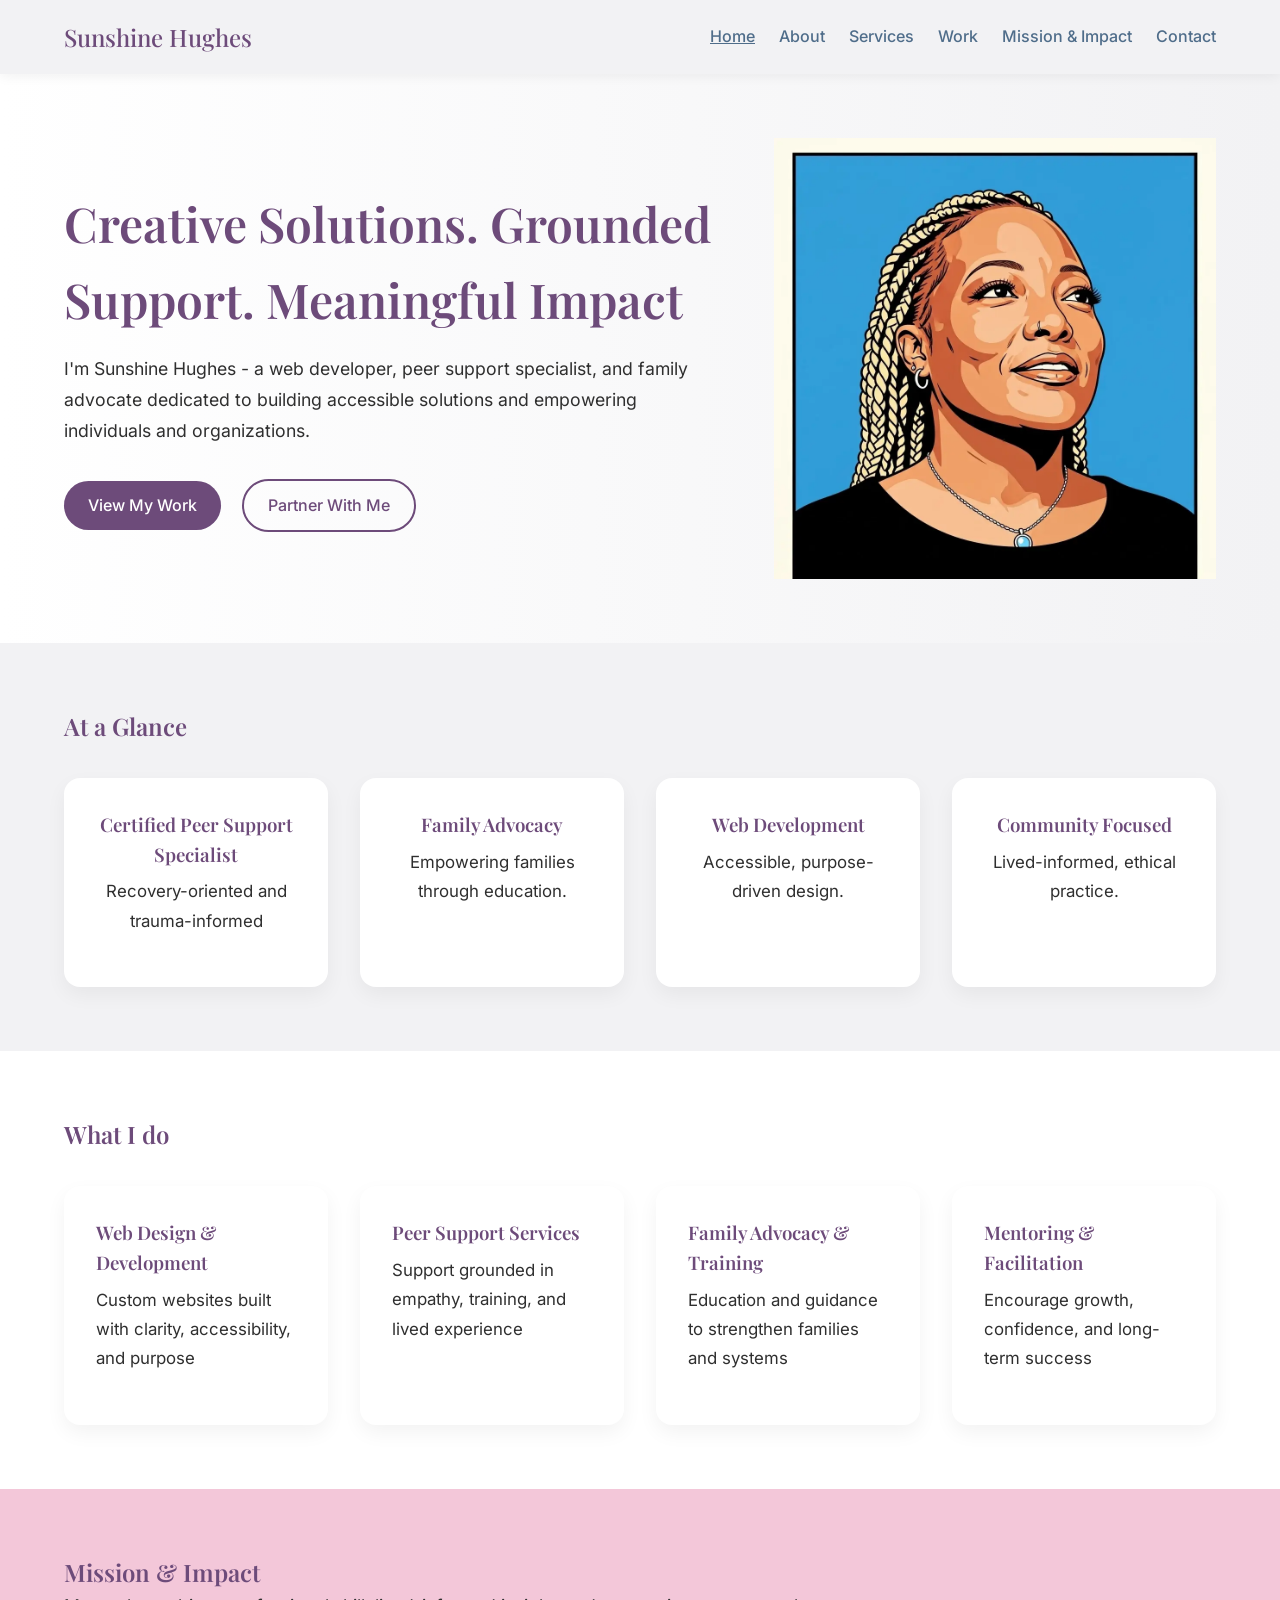
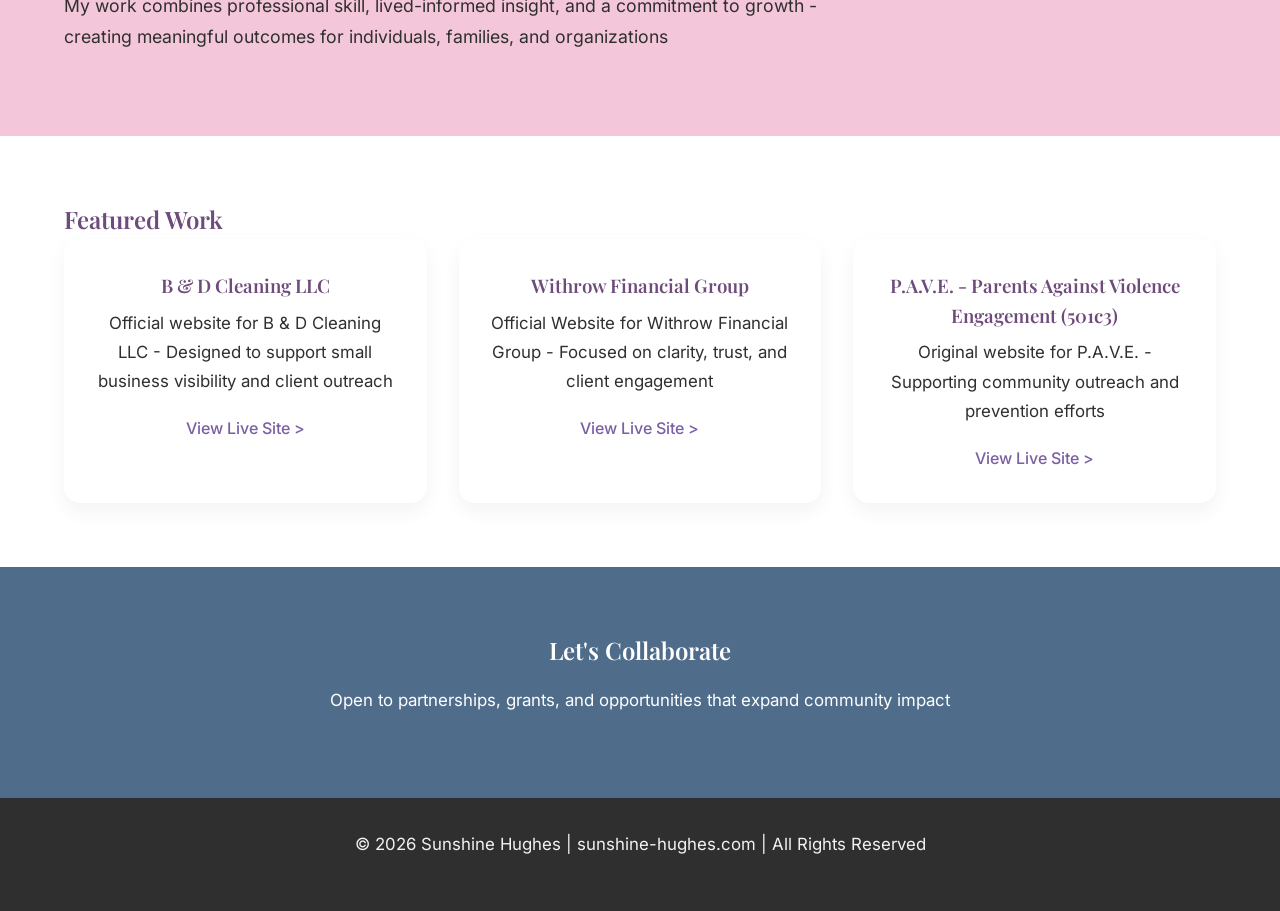
<file: index.html>
<!DOCTYPE html>
<html lang="en">

<head>
	<meta charset="UTF-8">
	<title>Home | Sunshine Hughes</title>
	<meta name="viewport" content="width=device-width, initial-scale=1.0">
	<meta name="description" content="Sunshine Hughes — web developer, certified peer support specialist, and family advocate. Accessible websites and grounded support for individuals, families, and organizations.">
	<meta name="author" content="Sunshine Hughes">
	<meta name="keywords" content="Sunshine, Hughes, business, portfolio">
	<link rel="icon" href="/icons/favicon.ico">
	<link rel="apple-touch-icon" sizes="180x180" href="/icons/apple-touch-icon.png">
	<link rel="manifest" href="/site.webmanifest">
	<link rel="canonical" href="https://sunshine-hughes.com/">
	<meta property="og:type" content="website">
	<meta property="og:site_name" content="Sunshine Hughes">
	<meta property="og:title" content="Home | Sunshine Hughes">
	<meta property="og:description" content="Sunshine Hughes — web developer, certified peer support specialist, and family advocate. Accessible websites and grounded support for individuals, families, and organizations.">
	<meta property="og:url" content="https://sunshine-hughes.com/">
	<meta property="og:image" content="https://sunshine-hughes.com/icons/android-chrome-512x512.png">
	<meta name="twitter:card" content="summary">
	<link rel="stylesheet" href="fonts.css?v=2026-08-07">
	<link rel="stylesheet" href="style.css?v=2026-08-07">
</head>

<body>

	<a class="skip-link" href="#main">Skip to main content</a>
	<header class="main-nav">
		<div class="container nav">
			<a class="site-title" href="index.html">Sunshine Hughes</a>
			<nav aria-label="Main">
				<ul>
					<li><a href="index.html" class="active">Home</a></li>
					<li><a href="about.html">About</a></li>
					<li><a href="services.html">Services</a></li>
					<li><a href="work.html">Work</a></li>
					<li><a href="mission.html">Mission &amp; Impact</a></li>
					<li><a href="contact.html">Contact</a></li>
				</ul>
			</nav>
		</div>
	</header>

	<main id="main">

	<section class="hero">
		<div class="container hero-content">
			<div>
				<h1>Creative Solutions. Grounded Support. Meaningful Impact</h1>
				<p>I'm Sunshine Hughes - a web developer, peer support specialist, and family advocate dedicated to
					building accessible solutions and empowering individuals and organizations.</p>
				<div class="hero-buttons">
					<a href="work.html" class="btn-primary">View My Work</a>
					<a href="contact.html" class="btn-secondary">Partner With Me</a>
				</div>
			</div>
			<div>
				<picture>
				<source srcset="images/sketchedheadshot.webp" type="image/webp">
				<img src="images/sketchedheadshot.png" alt="Sunshine Hughes">
				</picture>
			</div>
		</div>
	</section>


	<section class="credibility">
		<div class="container">
			<h2>At a Glance</h2>
			<div class="card-grid">
				<div class="card">
					<h3>Certified Peer Support Specialist</h3>
					<p>Recovery-oriented and trauma-informed</p>
				</div>
				<div class="card">
					<h3>Family Advocacy</h3>
					<p>Empowering families through education.</p>
				</div>
				<div class="card">
					<h3>Web Development</h3>
					<p>Accessible, purpose-driven design.</p>
				</div>
				<div class="card">
					<h3>Community Focused</h3>
					<p>Lived-informed, ethical practice.</p>
				</div>
			</div>
		</div>
	</section>

	<section class="services">
		<div class="container">
			<h2>What I do</h2>
			<div class="card-grid">
				<div class="card">
					<h3>Web Design &amp; Development</h3>
					<p>Custom websites built with clarity, accessibility, and purpose</p>
				</div>
				<div class="card">
					<h3>Peer Support Services</h3>
					<p>Support grounded in empathy, training, and lived experience</p>
				</div>
				<div class="card">
					<h3>Family Advocacy &amp; Training</h3>
					<p>Education and guidance to strengthen families and systems</p>
				</div>
				<div class="card">
					<h3>Mentoring &amp; Facilitation</h3>
					<p>Encourage growth, confidence, and long-term success</p>
				</div>
			</div>
		</div>
	</section>

	<section class="mission-preview">
		<div class="container">
			<h2>Mission &amp; Impact</h2>
			<p>My work combines professional skill, lived-informed insight, and a commitment to growth - creating
				meaningful outcomes for individuals, families, and organizations</p>
		</div>
	</section>

	<section>
		<div class="container">
			<h2>Featured Work</h2>
			<div class="portfolio-grid">
				<div class="card">
					<h3>B &amp; D Cleaning LLC</h3>
					<p>Official website for B &amp; D Cleaning LLC - Designed to support small business visibility and
						client outreach</p>
					<a href="https://bdcleaningllc502.com" target="_blank" rel="noopener noreferrer">View Live Site &gt;</a>
				</div>
				<div class="card">
					<h3>Withrow Financial Group</h3>
					<p>Official Website for Withrow Financial Group - Focused on clarity, trust, and client engagement
					</p>
					<a href="https://withrowfinancialgroup.info" target="_blank" rel="noopener noreferrer">View Live Site &gt;</a>
				</div>
				<div class="card">
					<h3>P.A.V.E. - Parents Against Violence Engagement (501c3)</h3>
					<p>Original website for P.A.V.E. - Supporting community outreach and prevention efforts</p>
					<a href="https://pave502.netlify.app" target="_blank" rel="noopener noreferrer">View Live Site &gt;</a>
				</div>
			</div>
		</div>
	</section>

	<section class="collaboration">
		<div class="container">
			<h2>Let's Collaborate</h2>
			<p>Open to partnerships, grants, and opportunities that expand community impact</p>
		</div>
	</section>

	</main>

	<footer>
		<p>&copy; 2026 Sunshine Hughes | sunshine-hughes.com | All Rights Reserved</p>
	</footer>

<!-- Cloudflare Web Analytics --><script type='module' src='https://static.cloudflareinsights.com/beacon.min.js' data-cf-beacon='{"token": "c4fe48504b8a44fd85e628ca868a82c8"}'></script><!-- End Cloudflare Web Analytics -->
</body>

</html>
</file>
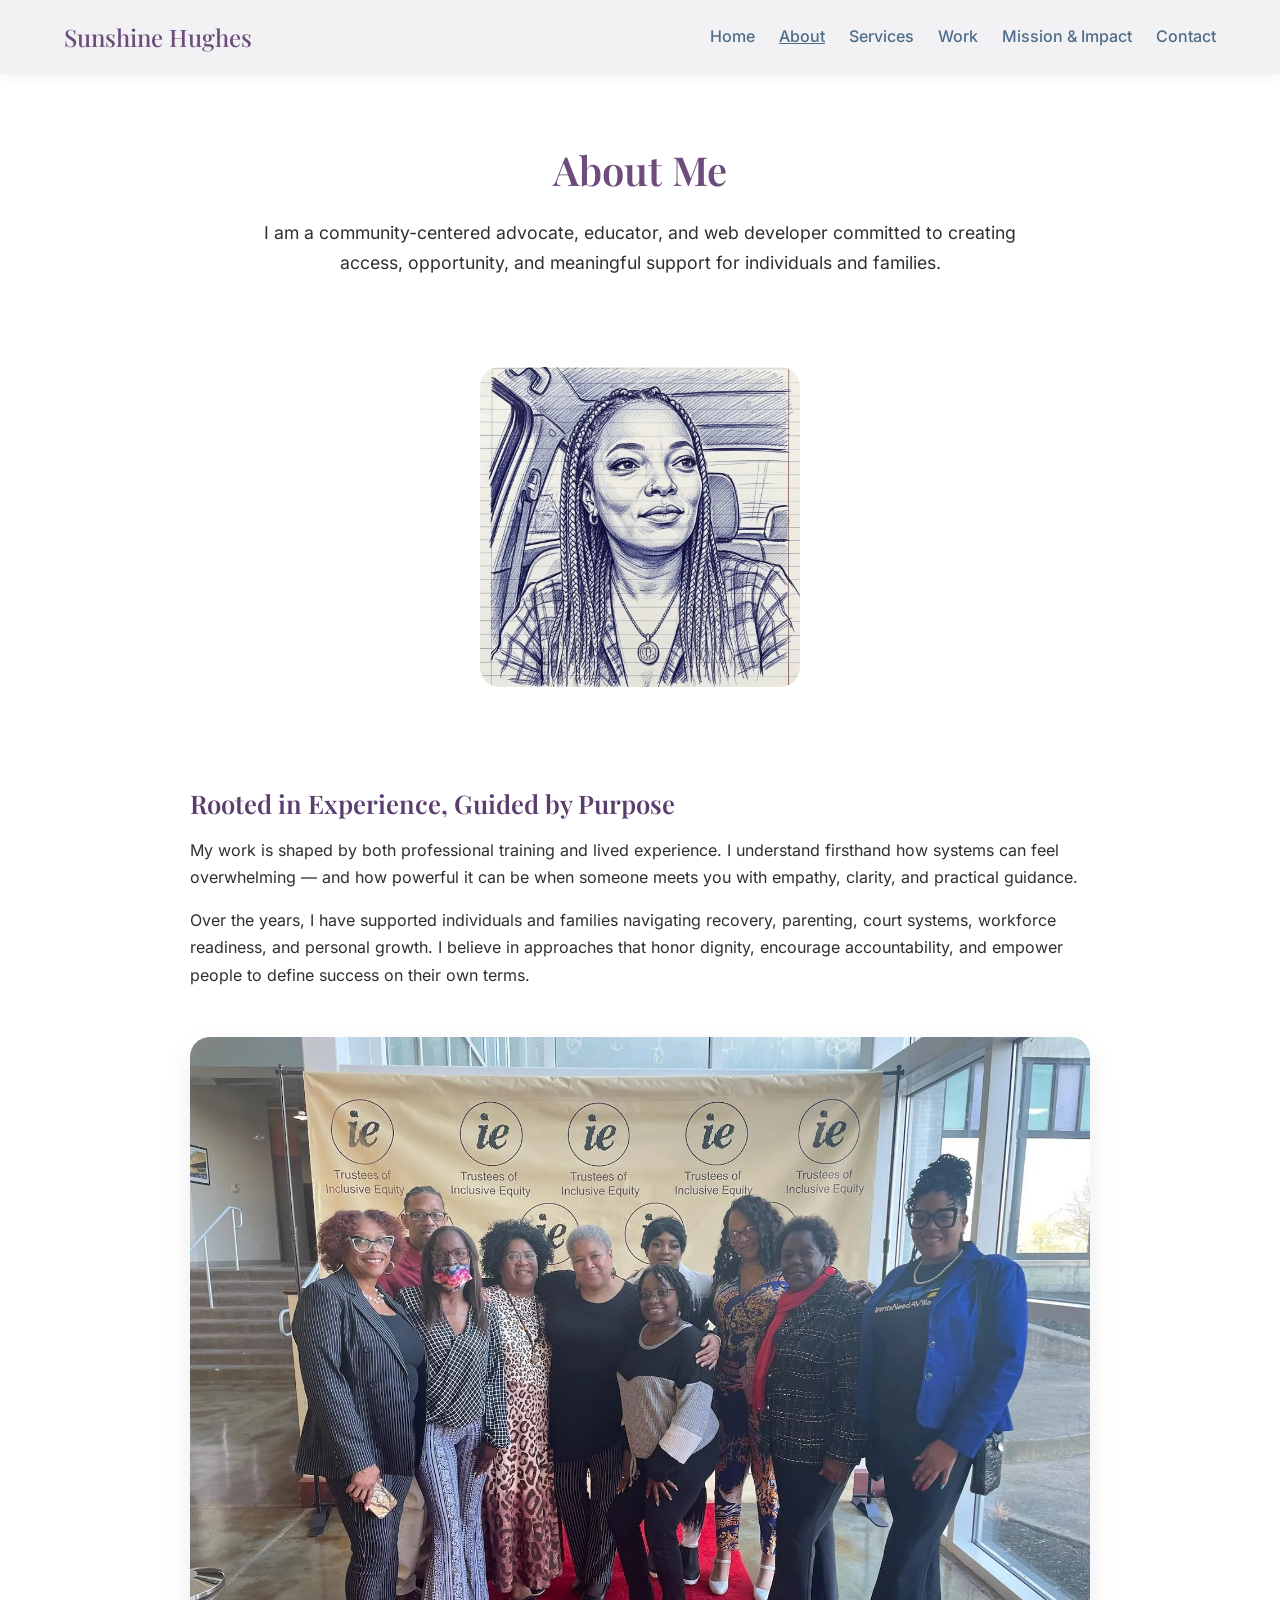
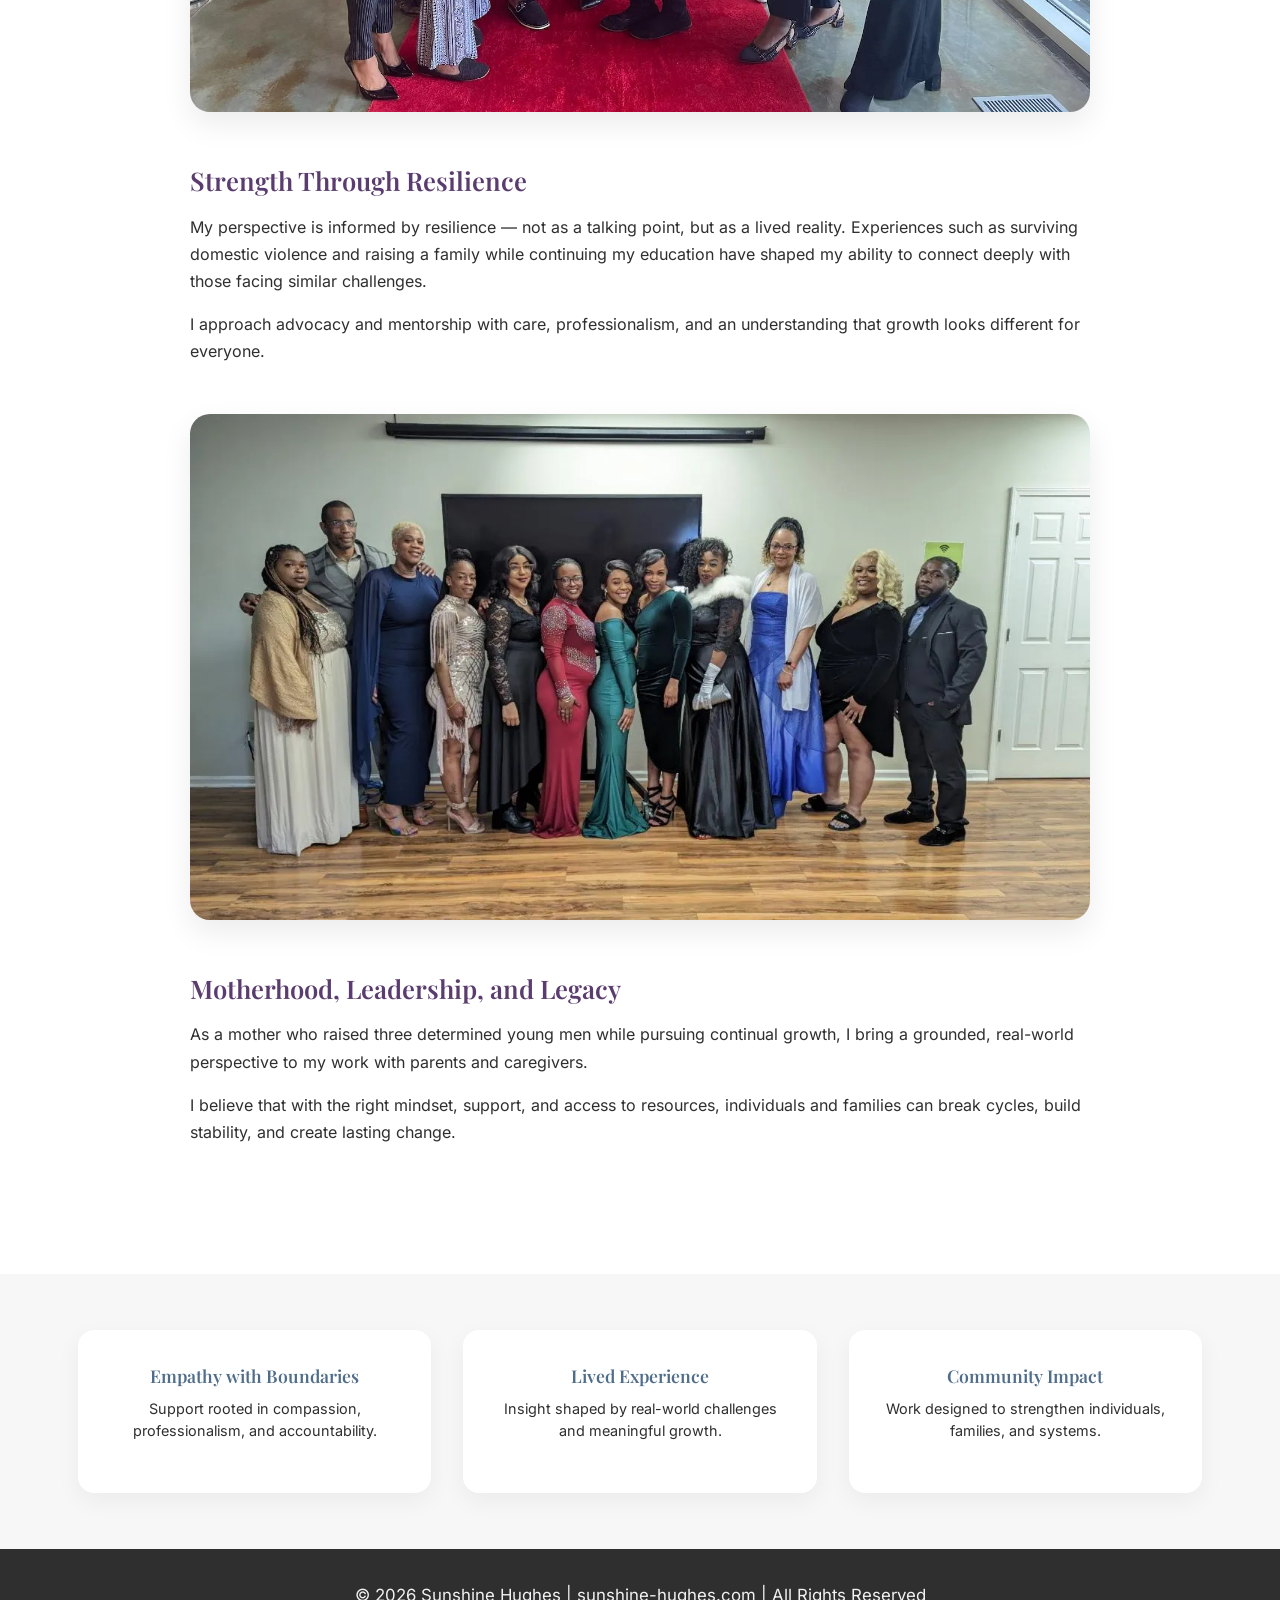
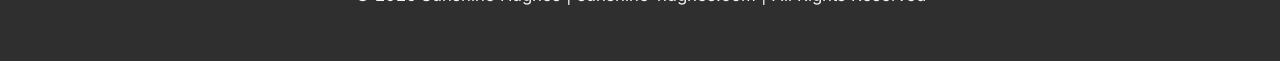
<file: about.html>
<!DOCTYPE html>
<html lang="en">

<head>
	<meta charset="UTF-8">
	<meta name="viewport" content="width=device-width, initial-scale=1.0">
	<title>About | Sunshine Hughes</title>
	<meta name="description" content="The experience behind the work: Sunshine Hughes on advocacy, peer support, and web development shaped by professional training and lived experience.">
	<meta name="author" content="Sunshine Hughes">
	<meta name="keywords" content="Sunshine, Hughes, business, about, portfolio">
	<link rel="stylesheet" href="style.css?v=2026-08-07" media="screen">
	<link rel="icon" href="/icons/favicon.ico" sizes="any">
	<link rel="apple-touch-icon" sizes="180x180" href="/icons/apple-touch-icon.png">
	<link rel="icon" type="image/png" sizes="32x32" href="/icons/favicon-32x32.png">
	<link rel="icon" type="image/png" sizes="16x16" href="/icons/favicon-16x16.png">
	<link rel="icon" type="image/png" sizes="192x192" href="/icons/android-chrome-192x192.png">
	<link rel="icon" type="image/png" sizes="512x512" href="/icons/android-chrome-512x512.png">
	<link rel="manifest" href="/site.webmanifest">
	<link rel="canonical" href="https://sunshine-hughes.com/about.html">
	<meta property="og:type" content="website">
	<meta property="og:site_name" content="Sunshine Hughes">
	<meta property="og:title" content="About Sunshine Hughes">
	<meta property="og:description" content="The experience behind the work: Sunshine Hughes on advocacy, peer support, and web development shaped by professional training and lived experience.">
	<meta property="og:url" content="https://sunshine-hughes.com/about.html">
	<meta property="og:image" content="https://sunshine-hughes.com/icons/android-chrome-512x512.png">
	<meta name="twitter:card" content="summary">
	<link rel="stylesheet" href="fonts.css?v=2026-08-07">
</head>

<body class="about-page">

	<a class="skip-link" href="#main">Skip to main content</a>


	<header class="main-nav">
		<div class="container nav">
			<a class="site-title" href="index.html">Sunshine Hughes</a>
			<nav aria-label="Main">
				<ul>
					<li><a href="index.html">Home</a></li>
					<li><a href="about.html" class="active">About</a></li>
					<li><a href="services.html">Services</a></li>
					<li><a href="work.html">Work</a></li>
					<li><a href="mission.html">Mission &amp; Impact</a></li>
					<li><a href="contact.html">Contact</a></li>
				</ul>
			</nav>
		</div>
	</header>

	<main id="main">

	<!-- PAGE INTRO -->
	<section class="page-intro">
		<div class="container">
			<h1>About Me</h1>
			<p>
				I am a community-centered advocate, educator, and web developer committed to
				creating access, opportunity, and meaningful support for individuals and families.
			</p>
		</div>
	</section>

	<div class="about-media portrait">
		<img src="images/SelfieHanddrawn.webp" alt="Sunshine Hughes Selfie Hand-drawn">
	</div>

	<!-- MAIN ABOUT CONTENT -->
	<section class="about-content">
		<div class="container">

			<div class="about-text">
				<h2>Rooted in Experience, Guided by Purpose</h2>
				<p>
					My work is shaped by both professional training and lived experience. I understand
					firsthand how systems can feel overwhelming — and how powerful it can be when someone
					meets you with empathy, clarity, and practical guidance.
				</p>
				<p>
					Over the years, I have supported individuals and families navigating recovery,
					parenting, court systems, workforce readiness, and personal growth. I believe in
					approaches that honor dignity, encourage accountability, and empower people to
					define success on their own terms.
				</p>
			</div>

		<div class="about-media landscape">
			<img src="images/PAVETeam2024.webp" alt="P.A.V.E. Facilitator Team 2024">
		</div>

			<div class="about-text">
				<h2>Strength Through Resilience</h2>
				<p>
					My perspective is informed by resilience — not as a talking point, but as a lived
					reality. Experiences such as surviving domestic violence and raising a family while
					continuing my education have shaped my ability to connect deeply with those facing
					similar challenges.
				</p>
				<p>
					I approach advocacy and mentorship with care, professionalism, and an understanding
					that growth looks different for everyone.
				</p>
			</div>

			<div class="about-media square">
				<img src="images/NDHCIrise2023.webp" alt="New Directions Housing Corporation IRise Ambassadors Group 2023">
			</div>

			<div class="about-text">
				<h2>Motherhood, Leadership, and Legacy</h2>
				<p>
					As a mother who raised three determined young men while pursuing continual growth,
					I bring a grounded, real-world perspective to my work with parents and caregivers.
				</p>
				<p>
					I believe that with the right mindset, support, and access to resources, individuals
					and families can break cycles, build stability, and create lasting change.
				</p>
			</div>

		</div>
	</section>



	<!-- VALUES / APPROACH -->
	<section class="about-values">
		<div class="container">

			<div class="value-card">
				<h3>Empathy with Boundaries</h3>
				<p>Support rooted in compassion, professionalism, and accountability.</p>
			</div>

			<div class="value-card">
				<h3>Lived Experience</h3>
				<p>Insight shaped by real-world challenges and meaningful growth.</p>
			</div>

			<div class="value-card">
				<h3>Community Impact</h3>
				<p>Work designed to strengthen individuals, families, and systems.</p>
			</div>

		</div>
	</section>

	<!-- FOOTER -->
	</main>

	<footer>
		<p>&copy; 2026 Sunshine Hughes | sunshine-hughes.com | All Rights Reserved</p>
	</footer>

<!-- Cloudflare Web Analytics --><script type='module' src='https://static.cloudflareinsights.com/beacon.min.js' data-cf-beacon='{"token": "c4fe48504b8a44fd85e628ca868a82c8"}'></script><!-- End Cloudflare Web Analytics -->
</body>

</html>
</file>
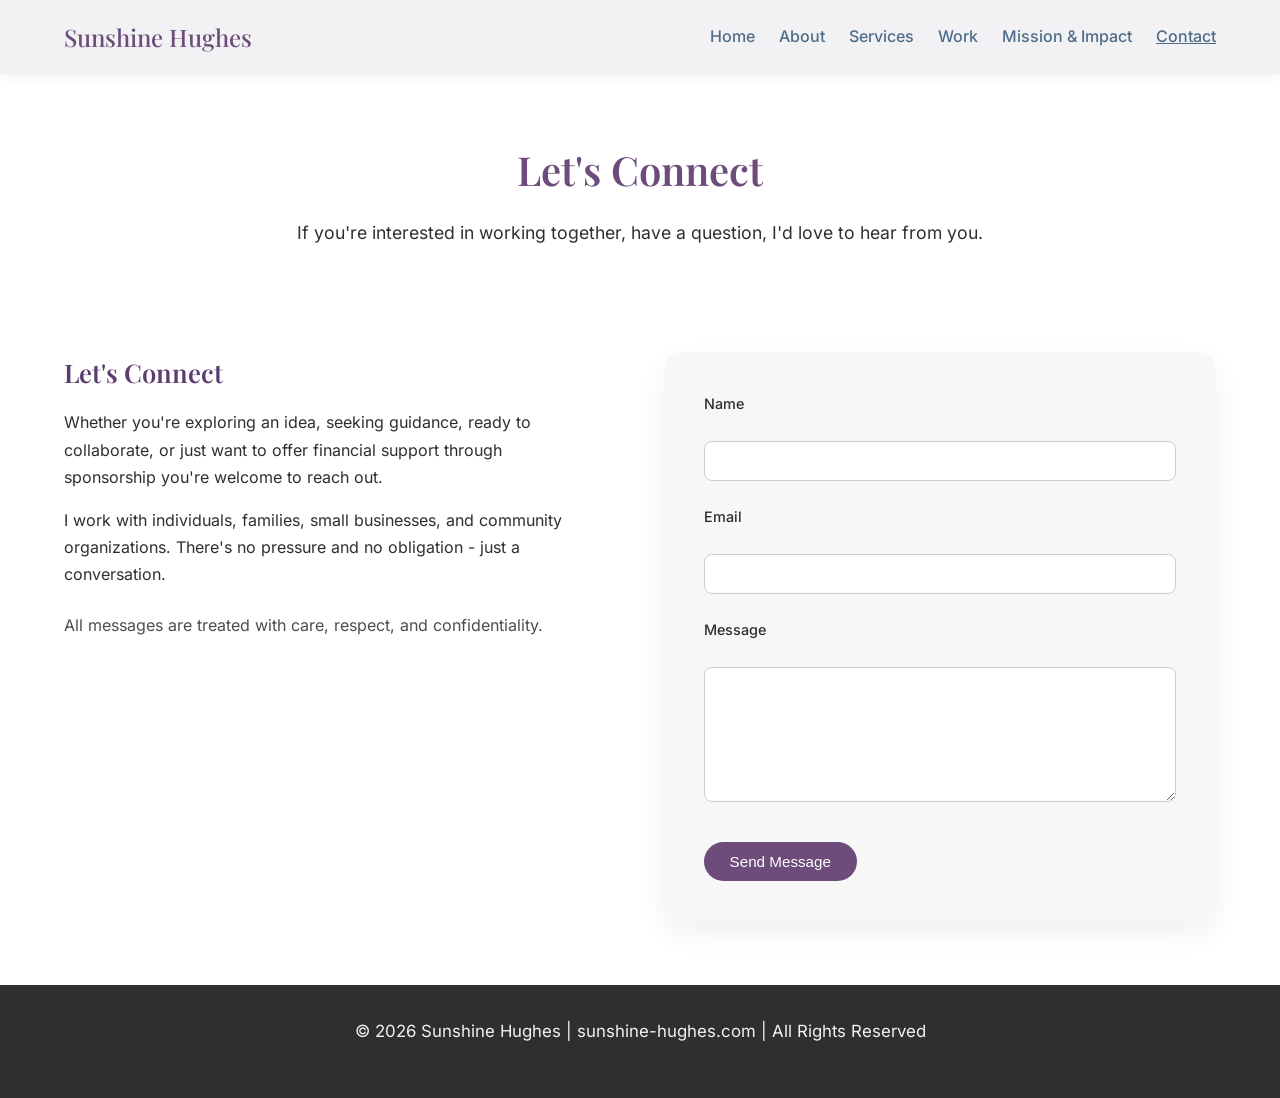
<file: contact.html>
<!DOCTYPE html>
<html lang="en">

<head>
	<meta charset="UTF-8">
	<title>Contact | Sunshine Hughes</title>
	<meta name="viewport" content="width=device-width, initial-scale=1.0">
	<meta name="description" content="Get in touch about collaboration, support, training, sponsorship, or digital services. Every message is treated with care and confidentiality.">
	<meta name="author" content="Sunshine Hughes">
	<meta name="keywords" content="Sunshine, Hughes, business, portfolio, contact">
	<link rel="stylesheet" href="style.css?v=2026-08-07" media="screen">
	<link rel="icon" href="/icons/favicon.ico" sizes="any">
	<link rel="apple-touch-icon" sizes="180x180" href="/icons/apple-touch-icon.png">
	<link rel="icon" type="image/png" sizes="32x32" href="/icons/favicon-32x32.png">
	<link rel="icon" type="image/png" sizes="16x16" href="/icons/favicon-16x16.png">
	<link rel="icon" type="image/png" sizes="192x192" href="/icons/android-chrome-192x192.png">
	<link rel="icon" type="image/png" sizes="512x512" href="/icons/android-chrome-512x512.png">
	<link rel="manifest" href="/site.webmanifest">
	<link rel="canonical" href="https://sunshine-hughes.com/contact.html">
	<meta property="og:type" content="website">
	<meta property="og:site_name" content="Sunshine Hughes">
	<meta property="og:title" content="Contact | Sunshine Hughes">
	<meta property="og:description" content="Get in touch about collaboration, support, training, sponsorship, or digital services. Every message is treated with care and confidentiality.">
	<meta property="og:url" content="https://sunshine-hughes.com/contact.html">
	<meta property="og:image" content="https://sunshine-hughes.com/icons/android-chrome-512x512.png">
	<meta name="twitter:card" content="summary">
	<link rel="stylesheet" href="fonts.css?v=2026-08-07">
</head>

<body class="contact-page">

	<a class="skip-link" href="#main">Skip to main content</a>

	<header class="main-nav">
			<div class="container nav">
				<a class="site-title" href="index.html">Sunshine Hughes</a>
				<nav aria-label="Main">
					<ul>
						<li><a href="index.html">Home</a></li>
						<li><a href="about.html">About</a></li>
						<li><a href="services.html">Services</a></li>
						<li><a href="work.html">Work</a></li>
						<li><a href="mission.html">Mission &amp; Impact</a></li>
						<li><a href="contact.html" class="active">Contact</a></li>
					</ul>
				</nav>
			</div>
	</header>

	<main id="main">

	<section class="page-intro">
		<h1>Let's Connect</h1>
		<p>If you're interested in working together, have a question, I'd love to hear from you. </p>
	</section>

		<section class="contact-section">
			<div class="container contact-grid">


			<div class="contact-copy">
				<h2>Let's Connect</h2>

				<p>Whether you're exploring an idea, seeking guidance, ready to collaborate, or just want to offer financial support through sponsorship you're welcome to reach out.</p>

				<p>I work with individuals, families, small businesses, and community organizations. There's no pressure and no obligation - just a conversation.</p>

				<p class="contact-note">
					All messages are treated with care, respect, and confidentiality.
				</p>

			</div>

			<div class="contact-form-wrapper">
				<form
					name="contact"
					method="POST"
					data-netlify="true"
					action="/thank-you.html"
					netlify-honeypot="bot-field"
					>

					<input type="hidden" name="form-name" value="contact">

					<p class="hidden">
						<label>Don't fill this out:<input name="bot-field" type="text"></label>
					</p>

					<div class="form-group">
						<label for="name">Name</label>
						<input type="text" id="name" name="name" required>
					</div>

					<div class="form-group">
						<label for="email">Email</label>
						<input type="email" id="email" name="email" required>
					</div>

					<div class="form-group">
						<label for="message">Message</label>
						<textarea id="message" name="message" rows="6" required></textarea>
					</div>

					<button type="submit" class="btn-primary">Send Message</button>
				</form>

			</div>

			</div>
		</section>

	</main>

		<footer>
			<p>&copy; 2026 Sunshine Hughes | sunshine-hughes.com | All Rights Reserved</p>
		</footer>

<!-- Cloudflare Web Analytics --><script type='module' src='https://static.cloudflareinsights.com/beacon.min.js' data-cf-beacon='{"token": "c4fe48504b8a44fd85e628ca868a82c8"}'></script><!-- End Cloudflare Web Analytics -->
</body>
</html>
</file>
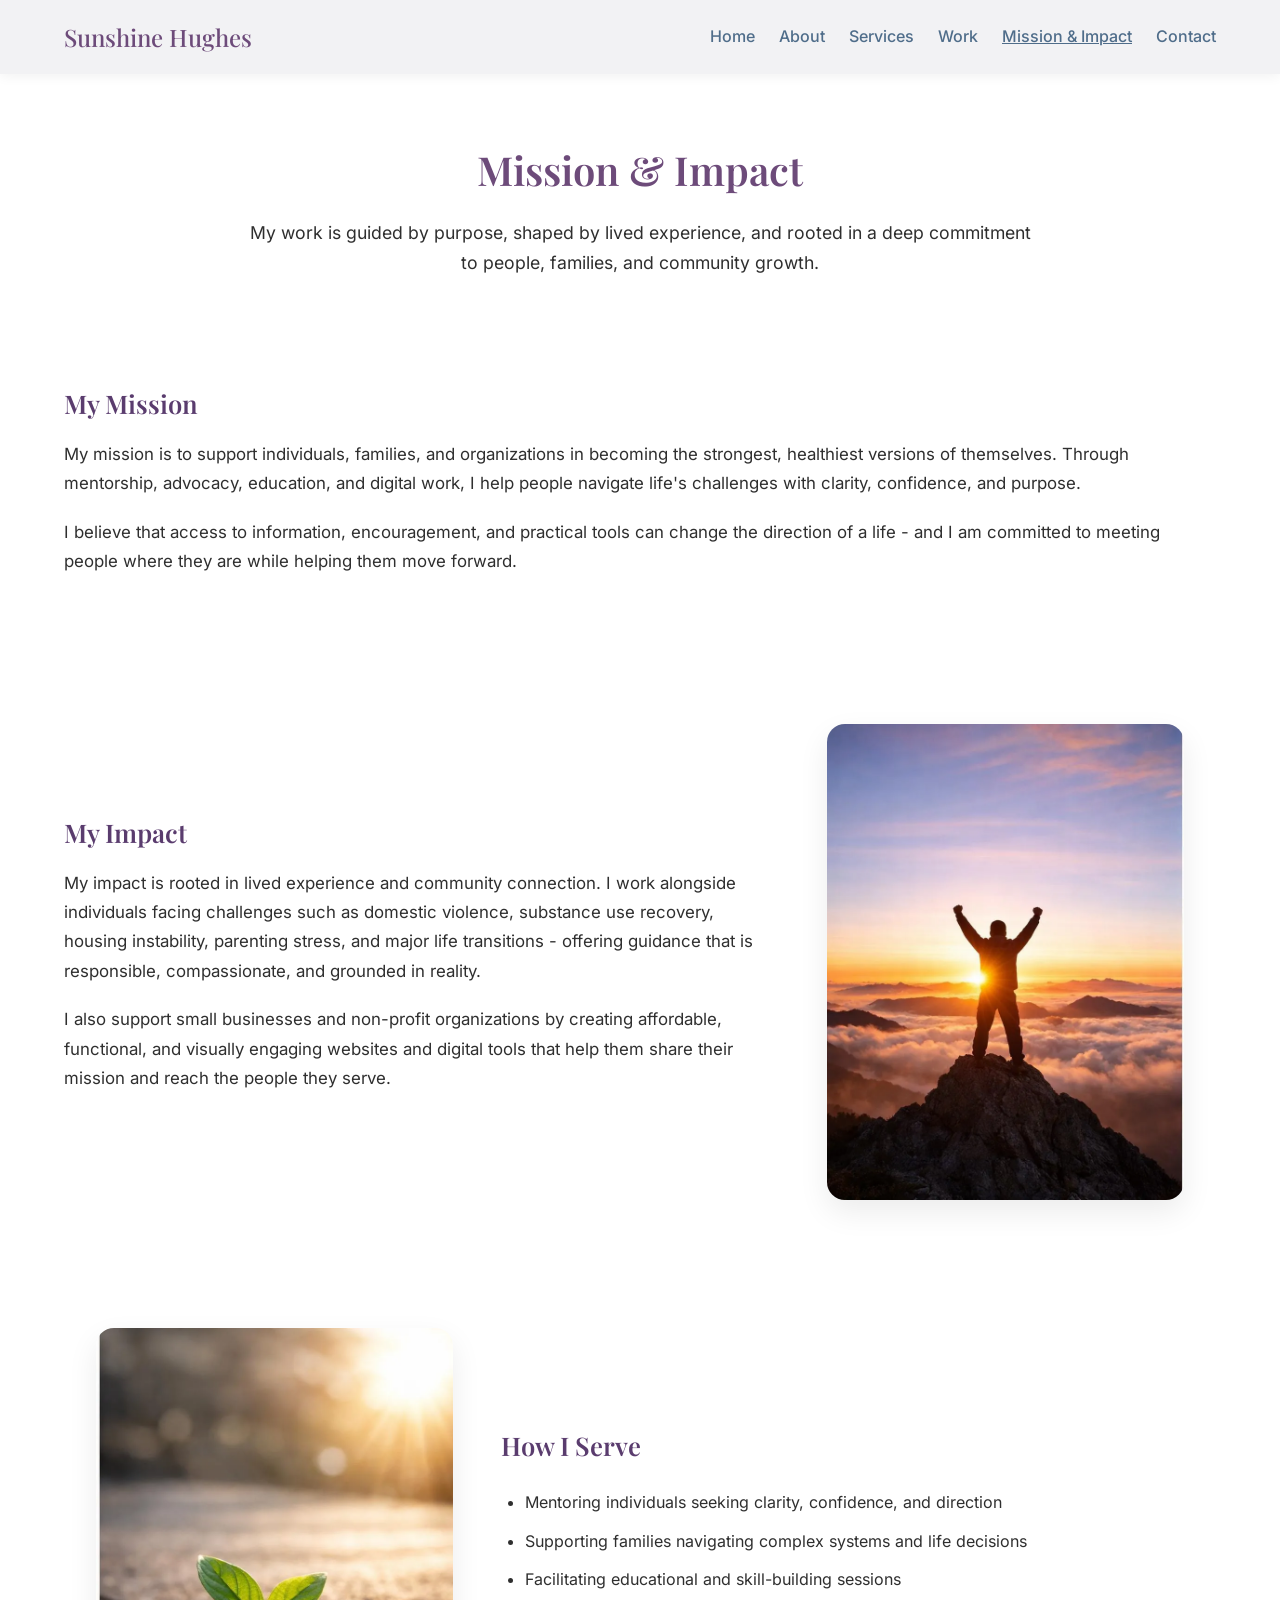
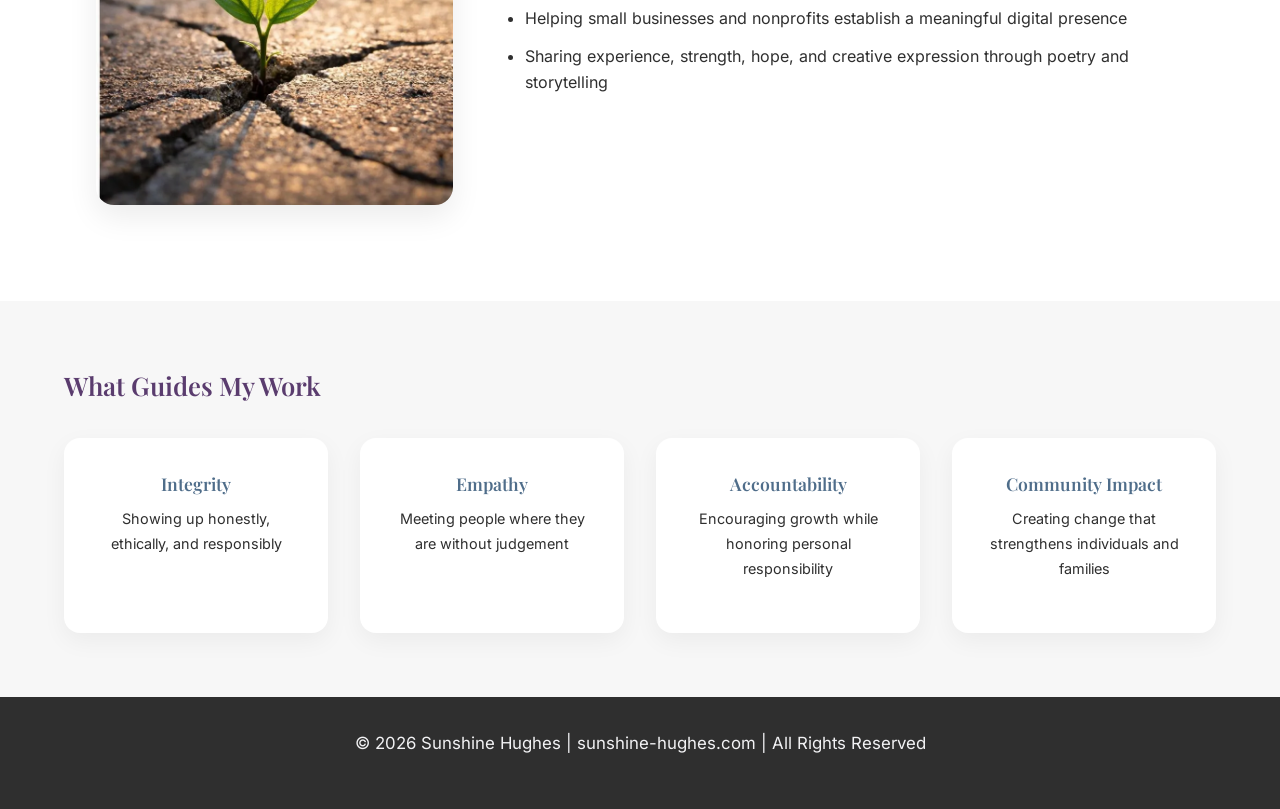
<file: mission.html>
<!DOCTYPE html>
<html lang="en">

<head>
	<meta charset="UTF-8">
	<meta name="viewport" content="width=device-width, initial-scale=1.0">
	<title>Mission &amp; Impact | Sunshine Hughes</title>
	<meta name="description" content="Supporting individuals, families, and organizations through mentorship, advocacy, education, and digital work.">
	<meta name="author" content="Sunshine Hughes">
	<meta name="keywords" content="Sunshine, Hughes, business, mission, impact, portfolio">
	<link rel="stylesheet" href="style.css?v=2026-08-07" media="screen">
	<link rel="icon" href="/icons/favicon.ico" sizes="any">
	<link rel="apple-touch-icon" sizes="180x180" href="/icons/apple-touch-icon.png">
	<link rel="icon" type="image/png" sizes="32x32" href="/icons/favicon-32x32.png">
	<link rel="icon" type="image/png" sizes="16x16" href="/icons/favicon-16x16.png">
	<link rel="icon" type="image/png" sizes="192x192" href="/icons/android-chrome-192x192.png">
	<link rel="icon" type="image/png" sizes="512x512" href="/icons/android-chrome-512x512.png">
	<link rel="manifest" href="/site.webmanifest">
	<link rel="canonical" href="https://sunshine-hughes.com/mission.html">
	<meta property="og:type" content="website">
	<meta property="og:site_name" content="Sunshine Hughes">
	<meta property="og:title" content="Mission &amp; Impact | Sunshine Hughes">
	<meta property="og:description" content="Supporting individuals, families, and organizations through mentorship, advocacy, education, and digital work.">
	<meta property="og:url" content="https://sunshine-hughes.com/mission.html">
	<meta property="og:image" content="https://sunshine-hughes.com/icons/android-chrome-512x512.png">
	<meta name="twitter:card" content="summary">
	<link rel="stylesheet" href="fonts.css?v=2026-08-07">
</head>

<body class="mission-page">

	<a class="skip-link" href="#main">Skip to main content</a>

	<header class="main-nav">
			<div class="container nav">
				<a class="site-title" href="index.html">Sunshine Hughes</a>
				<nav aria-label="Main">
					<ul>
						<li><a href="index.html">Home</a></li>
						<li><a href="about.html">About</a></li>
						<li><a href="services.html">Services</a></li>
						<li><a href="work.html">Work</a></li>
						<li><a href="mission.html" class="active">Mission &amp; Impact</a></li>
						<li><a href="contact.html">Contact</a></li>
					</ul>
				</nav>
			</div>
	</header>

	<main id="main">

		<section class="page-intro">
			<div class="container">
				<h1>Mission &amp; Impact</h1>
				<p>My work is guided by purpose, shaped by lived experience, and rooted in a deep commitment to people, families, and community growth.</p>
			</div>
		</section>

		<section class="mission-section">
			<div class="container">
				<h2>My Mission</h2>
				<p>My mission is to support individuals, families, and organizations in becoming the strongest, healthiest versions of themselves. Through mentorship, advocacy, education, and digital work, I help people navigate life's challenges with clarity, confidence, and purpose.</p>

				<p>I believe that access to information, encouragement, and practical tools can change the direction of a life - and I am committed to meeting people where they are while helping them move forward.</p>
			</div>
		</section>

		<section class="impact-section">
			<div class="container impact-flex">
				<div class="impact-image">
					<picture>
					<source srcset="images/mountaintop-triumph.webp" type="image/webp">
					<img src="images/mountaintop-triumph.png" alt="Silhouette of person on mountain peak">
					</picture>
				</div>

				<div class="impact-text">
				<h2>My Impact</h2>
				<p>My impact is rooted in lived experience and community connection. I work alongside individuals facing challenges such as domestic violence, substance use recovery, housing instability, parenting stress, and major life transitions - offering guidance that is responsible, compassionate, and grounded in reality.</p>

				<p>I also support small businesses and non-profit organizations by creating affordable, functional, and visually engaging websites and digital tools that help them share their mission and reach the people they serve.</p>
				</div>


			</div>
		</section>

		<section class="service-impact">
			<div class="container impact-flex">
				<div class="impact-image">
					<picture>
				<source srcset="images/plant-growing-through-concrete.webp" type="image/webp">
					<img src="images/plant-growing-through-concrete.png"
				alt="Plant growing through concrete, symbolizing resilience">
				</picture>
				</div>
			<div class="impact-text">
				<h2>How I Serve</h2>

				<ul class="impact-list">
					<li>Mentoring individuals seeking clarity, confidence, and direction</li>
					<li>Supporting families navigating complex systems and life decisions</li>
					<li>Facilitating educational and skill-building sessions</li>
					<li>Helping small businesses and nonprofits establish a meaningful digital presence</li>
					<li>Sharing experience, strength, hope, and creative expression through poetry and storytelling</li>
				</ul>
				</div>
			</div>
		</section>

		<section class="mission-values">
			<div class="container">
				<h2>What Guides My Work</h2>

				<div class="values-grid">
					<div class="value-card">
						<h3>Integrity</h3>
						<p>Showing up honestly, ethically, and responsibly</p>
					</div>

					<div class="value-card">
						<h3>Empathy</h3>
						<p>Meeting people where they are without judgement</p>
					</div>

					<div class="value-card">
						<h3>Accountability</h3>
						<p>Encouraging growth while honoring personal responsibility</p>
					</div>

					<div class="value-card">
						<h3>Community Impact</h3>
						<p>Creating change that strengthens individuals and families</p>
					</div>
				</div>
			</div>
		</section>

	</main>

		<footer>
			<p>&copy; 2026 Sunshine Hughes | sunshine-hughes.com | All Rights Reserved</p>
		</footer>


<!-- Cloudflare Web Analytics --><script type='module' src='https://static.cloudflareinsights.com/beacon.min.js' data-cf-beacon='{"token": "c4fe48504b8a44fd85e628ca868a82c8"}'></script><!-- End Cloudflare Web Analytics -->
</body>
</html>
</file>
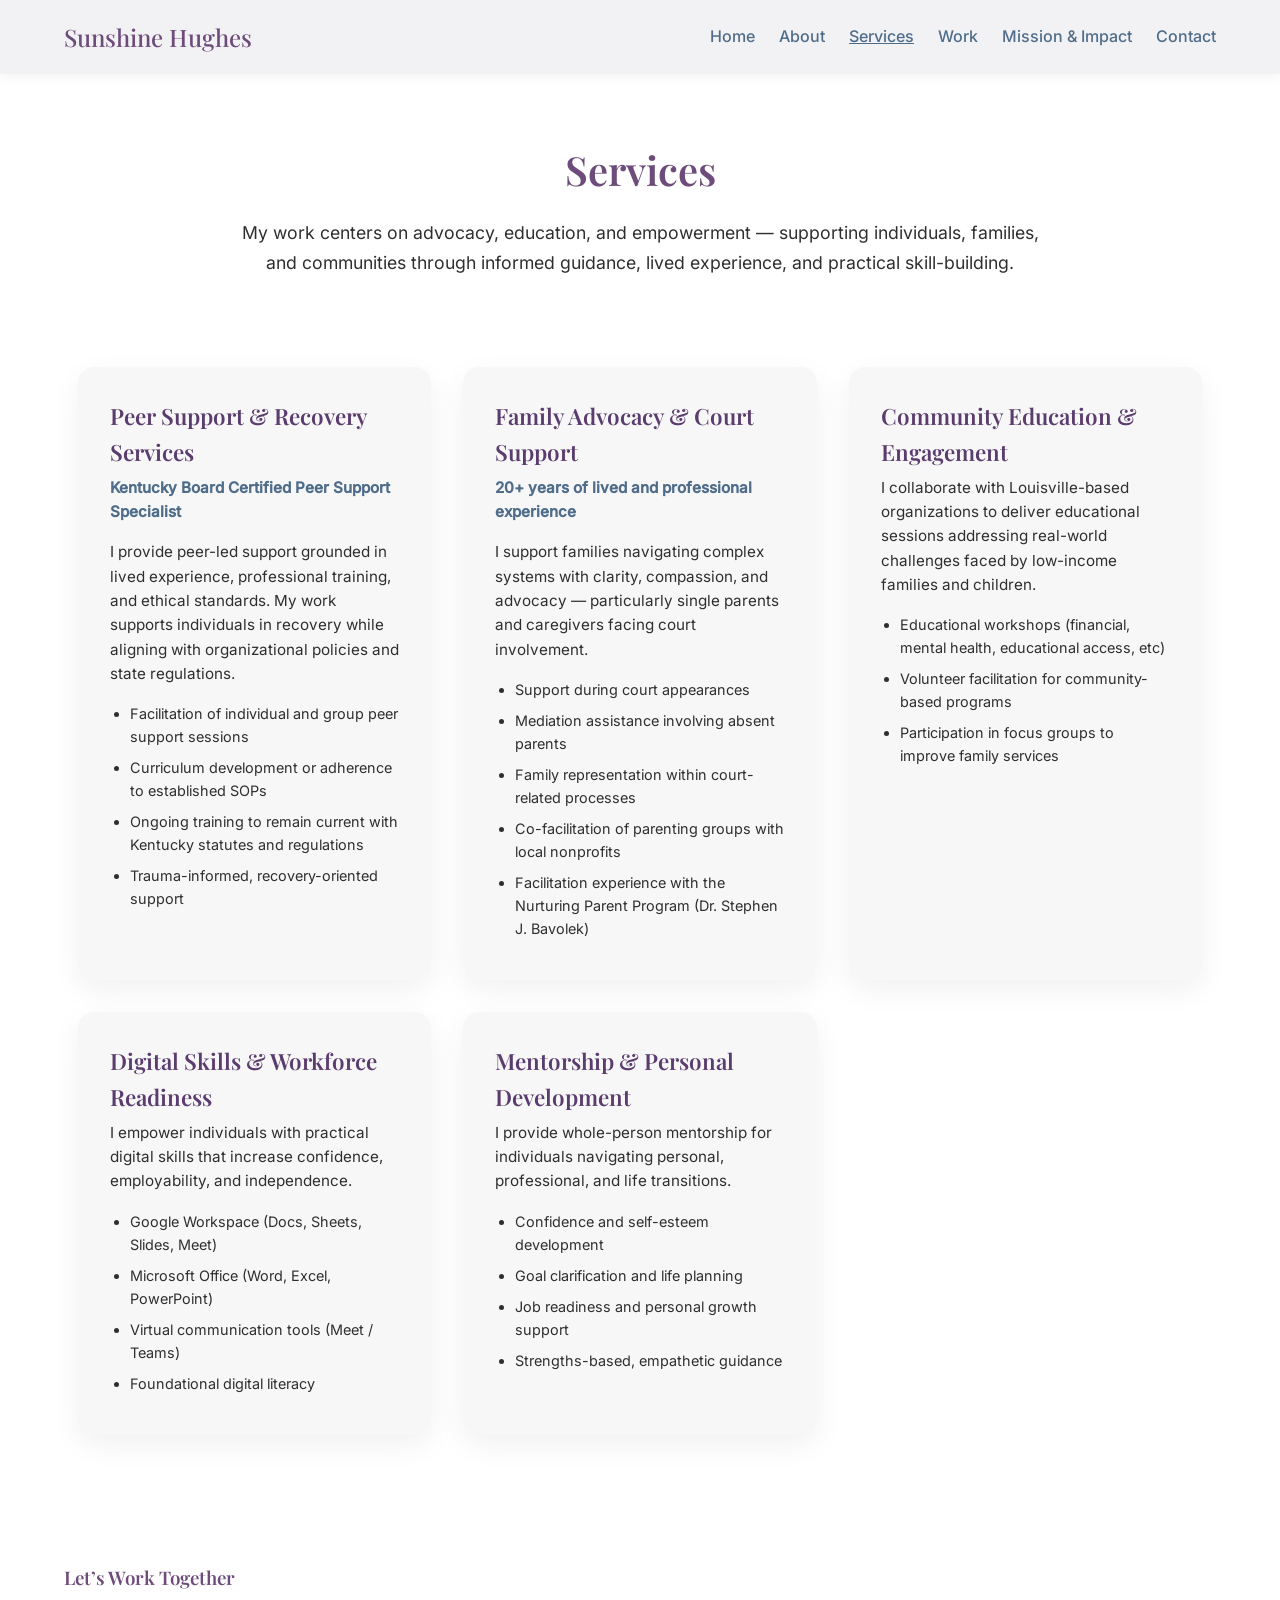
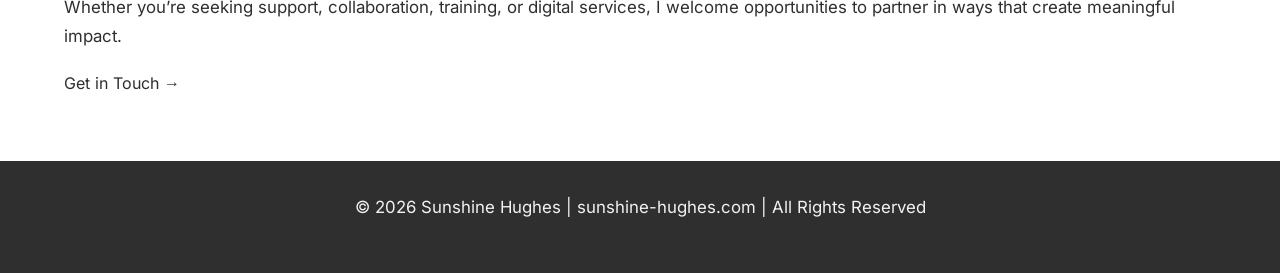
<file: services.html>
<!DOCTYPE html>
<html lang="en">

<head>
	<meta charset="UTF-8">
	<title>Services | Sunshine Hughes</title>
	<meta name="viewport" content="width=device-width, initial-scale=1.0">
	<meta name="description" content="Peer support and recovery services, family advocacy and court support, community education, digital skills training, and mentorship.">
	<meta name="author" content="Sunshine Hughes">
	<meta name="keywords" content="Sunshine, Hughes, business, services, work,  portfolio">
	<link rel="stylesheet" href="style.css?v=2026-08-07" media="screen">
	<link rel="icon" href="/icons/favicon.ico" sizes="any">
	<link rel="apple-touch-icon" sizes="180x180" href="/icons/apple-touch-icon.png">
	<link rel="icon" type="image/png" sizes="32x32" href="/icons/favicon-32x32.png">
	<link rel="icon" type="image/png" sizes="16x16" href="/icons/favicon-16x16.png">
	<link rel="icon" type="image/png" sizes="192x192" href="/icons/android-chrome-192x192.png">
	<link rel="icon" type="image/png" sizes="512x512" href="/icons/android-chrome-512x512.png">
	<link rel="manifest" href="/site.webmanifest">
	<link rel="canonical" href="https://sunshine-hughes.com/services.html">
	<meta property="og:type" content="website">
	<meta property="og:site_name" content="Sunshine Hughes">
	<meta property="og:title" content="Services | Sunshine Hughes">
	<meta property="og:description" content="Peer support and recovery services, family advocacy and court support, community education, digital skills training, and mentorship.">
	<meta property="og:url" content="https://sunshine-hughes.com/services.html">
	<meta property="og:image" content="https://sunshine-hughes.com/icons/android-chrome-512x512.png">
	<meta name="twitter:card" content="summary">
	<link rel="stylesheet" href="fonts.css?v=2026-08-07">
</head>

<body class="services-page">

	<a class="skip-link" href="#main">Skip to main content</a>

	<!-- MAIN NAV (Reusable) -->
	<header class="main-nav">
		<div class="container nav">
			<a class="site-title" href="index.html">Sunshine Hughes</a>
			<nav aria-label="Main">
				<ul>
					<li><a href="index.html">Home</a></li>
					<li><a href="about.html">About</a></li>
					<li><a href="services.html" class="active">Services</a></li>
					<li><a href="work.html">Work</a></li>
					<li><a href="mission.html">Mission &amp; Impact</a></li>
					<li><a href="contact.html">Contact</a></li>
				</ul>
			</nav>
		</div>
	</header>

<main id="main">

	<section class="page-intro">
		<div class="container">
			<h1>Services</h1>
			<p>
				My work centers on advocacy, education, and empowerment — supporting individuals,
				families, and communities through informed guidance, lived experience, and
				practical skill-building.
			</p>
		</div>
	</section>


	<section class="services-list">
		<div class="container">


			<div class="service-card">
				<h2>Peer Support &amp; Recovery Services</h2>
				<p class="service-subtitle">Kentucky Board Certified Peer Support Specialist</p>
				<p>
					I provide peer-led support grounded in lived experience, professional training,
					and ethical standards. My work supports individuals in recovery while aligning
					with organizational policies and state regulations.
				</p>
				<ul>
					<li>Facilitation of individual and group peer support sessions</li>
					<li>Curriculum development or adherence to established SOPs</li>
					<li>Ongoing training to remain current with Kentucky statutes and regulations</li>
					<li>Trauma-informed, recovery-oriented support</li>
				</ul>
			</div>


			<div class="service-card">
				<h2>Family Advocacy &amp; Court Support</h2>
				<p class="service-subtitle">20+ years of lived and professional experience</p>
				<p>
					I support families navigating complex systems with clarity, compassion, and advocacy —
					particularly single parents and caregivers facing court involvement.
				</p>
				<ul>
					<li>Support during court appearances</li>
					<li>Mediation assistance involving absent parents</li>
					<li>Family representation within court-related processes</li>
					<li>Co-facilitation of parenting groups with local nonprofits</li>
					<li>Facilitation experience with the Nurturing Parent Program (Dr. Stephen J. Bavolek)</li>
				</ul>
			</div>


			<div class="service-card">
				<h2>Community Education &amp; Engagement</h2>
				<p>
					I collaborate with Louisville-based organizations to deliver educational sessions
					addressing real-world challenges faced by low-income families and children.
				</p>
				<ul>
					<li>Educational workshops (financial, mental health, educational access, etc)</li>
					<li>Volunteer facilitation for community-based programs</li>
					<li>Participation in focus groups to improve family services</li>
				</ul>
			</div>


			<div class="service-card">
				<h2>Digital Skills &amp; Workforce Readiness</h2>
				<p>
					I empower individuals with practical digital skills that increase confidence,
					employability, and independence.
				</p>
				<ul>
					<li>Google Workspace (Docs, Sheets, Slides, Meet)</li>
					<li>Microsoft Office (Word, Excel, PowerPoint)</li>
					<li>Virtual communication tools (Meet / Teams)</li>
					<li>Foundational digital literacy</li>
				</ul>
			</div>


			<div class="service-card">
				<h2>Mentorship &amp; Personal Development</h2>
				<p>
					I provide whole-person mentorship for individuals navigating personal, professional,
					and life transitions.
				</p>
				<ul>
					<li>Confidence and self-esteem development</li>
					<li>Goal clarification and life planning</li>
					<li>Job readiness and personal growth support</li>
					<li>Strengths-based, empathetic guidance</li>
				</ul>
			</div>

		</div>
	</section>


		<!-- Call to Action -->
		<section>
			<div class="container">
				<div class="services-cta">
					<h3>Let’s Work Together</h3>
					<p>
						Whether you’re seeking support, collaboration, training, or digital services, I welcome
						opportunities to partner in ways that create meaningful impact.
					</p>
					<a href="contact.html">Get in Touch →</a>
				</div>
			</div>
		</section>


	</main>


	<footer>
		<p>&copy; 2026 Sunshine Hughes | sunshine-hughes.com | All Rights Reserved</p>
	</footer>


<!-- Cloudflare Web Analytics --><script type='module' src='https://static.cloudflareinsights.com/beacon.min.js' data-cf-beacon='{"token": "c4fe48504b8a44fd85e628ca868a82c8"}'></script><!-- End Cloudflare Web Analytics -->
</body>

</html>
</file>
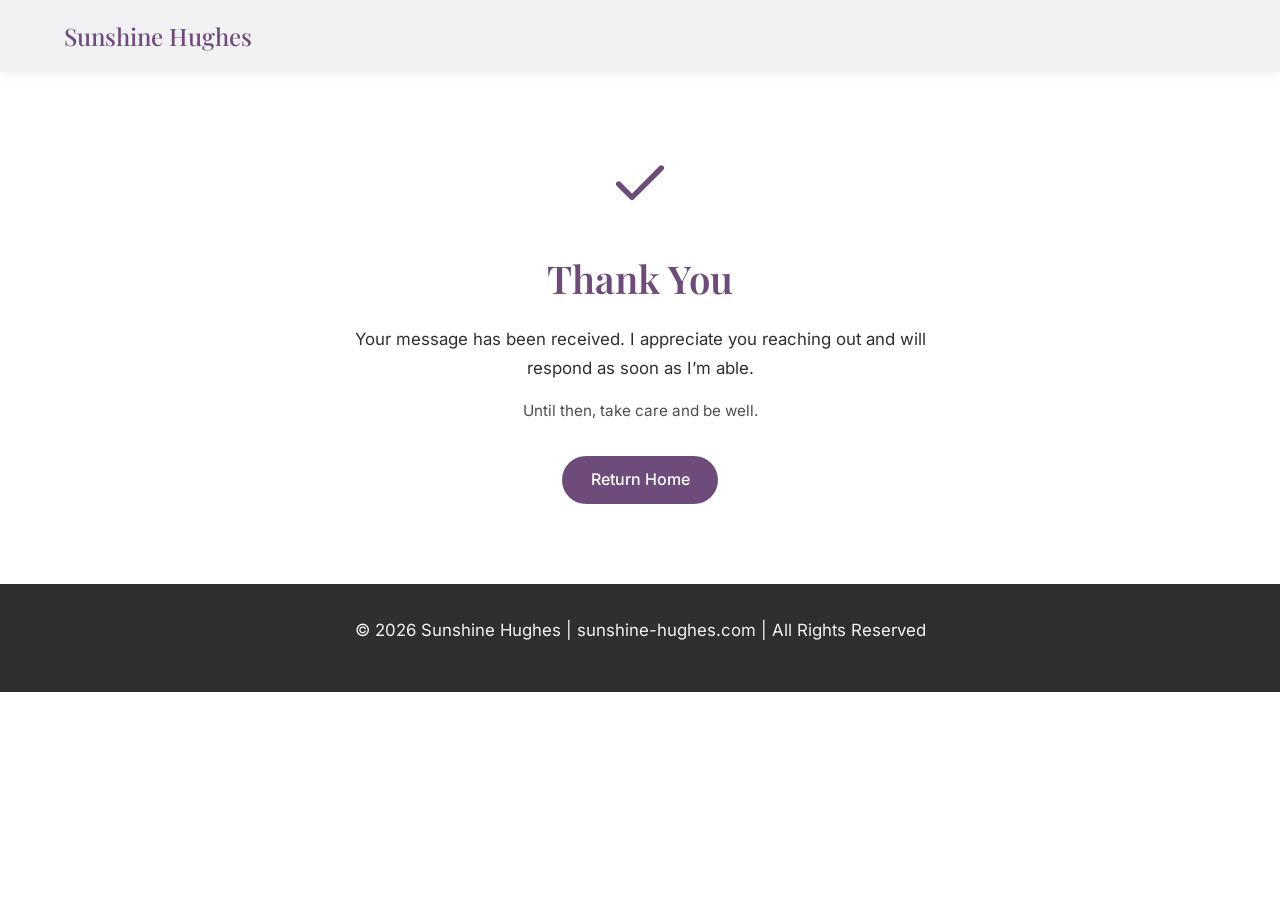
<file: thank-you.html>
<!DOCTYPE html>
<html lang="en">

<head>
	<meta charset="UTF-8">
	<title>Message Sent | Sunshine Hughes</title>
	<meta name="viewport" content="width=device-width, initial-scale=1.0">
	<meta name="description" content="Your message has been received.">
	<meta name="author" content="Sunshine Hughes">
	<meta name="keywords" content="Sunshine, Hughes, business, portfolio, contact, thank you">
	<link rel="stylesheet" href="style.css?v=2026-08-07" media="screen">
	<link rel="icon" href="/icons/favicon.ico" sizes="any">
	<link rel="apple-touch-icon" sizes="180x180" href="/icons/apple-touch-icon.png">
	<link rel="icon" type="image/png" sizes="32x32" href="/icons/favicon-32x32.png">
	<link rel="icon" type="image/png" sizes="16x16" href="/icons/favicon-16x16.png">
	<link rel="icon" type="image/png" sizes="192x192" href="/icons/android-chrome-192x192.png">
	<link rel="icon" type="image/png" sizes="512x512" href="/icons/android-chrome-512x512.png">
	<link rel="manifest" href="/site.webmanifest">
	<meta name="robots" content="noindex">
	<link rel="canonical" href="https://sunshine-hughes.com/thank-you.html">
	<meta property="og:type" content="website">
	<meta property="og:site_name" content="Sunshine Hughes">
	<meta property="og:title" content="Message Sent | Sunshine Hughes">
	<meta property="og:description" content="Your message has been received.">
	<meta property="og:url" content="https://sunshine-hughes.com/thank-you.html">
	<meta property="og:image" content="https://sunshine-hughes.com/icons/android-chrome-512x512.png">
	<meta name="twitter:card" content="summary">
	<link rel="stylesheet" href="fonts.css?v=2026-08-07">
</head>


<body class="thank-you-page">

	<a class="skip-link" href="#main">Skip to main content</a>
	<header class="main-nav">
		<div class="container nav">
			<a class="site-title" href="index.html">Sunshine Hughes</a>
		</div>
	</header>

	<main id="main">

	<section class="thank-you-section">
		<div class="container thank-you-content">

			<div class="thank-you-icon">
				<!-- ICON goes here -->
				<svg width="64" height="64" viewBox="0 0 24 24" fill="none">
					<path d="M20 6L9 17L4 12" stroke="currentColor" stroke-width="2" stroke-linecap="round"
						stroke-linejoin="round" />
				</svg>
			</div>

			<h1>Thank You</h1>

			<p>
				Your message has been received. I appreciate you reaching out and
				will respond as soon as I’m able.
			</p>

			<p class="thank-you-note">
				Until then, take care and be well.
			</p>

			<a href="index.html" class="btn-primary">Return Home</a>

		</div>
	</section>

	</main>

	<footer>
		<p>&copy; 2026 Sunshine Hughes | sunshine-hughes.com | All Rights Reserved</p>
	</footer>

	<!-- Cloudflare Web Analytics --><script type='module' src='https://static.cloudflareinsights.com/beacon.min.js' data-cf-beacon='{"token": "c4fe48504b8a44fd85e628ca868a82c8"}'></script><!-- End Cloudflare Web Analytics -->
	</body>
	</html>
</file>
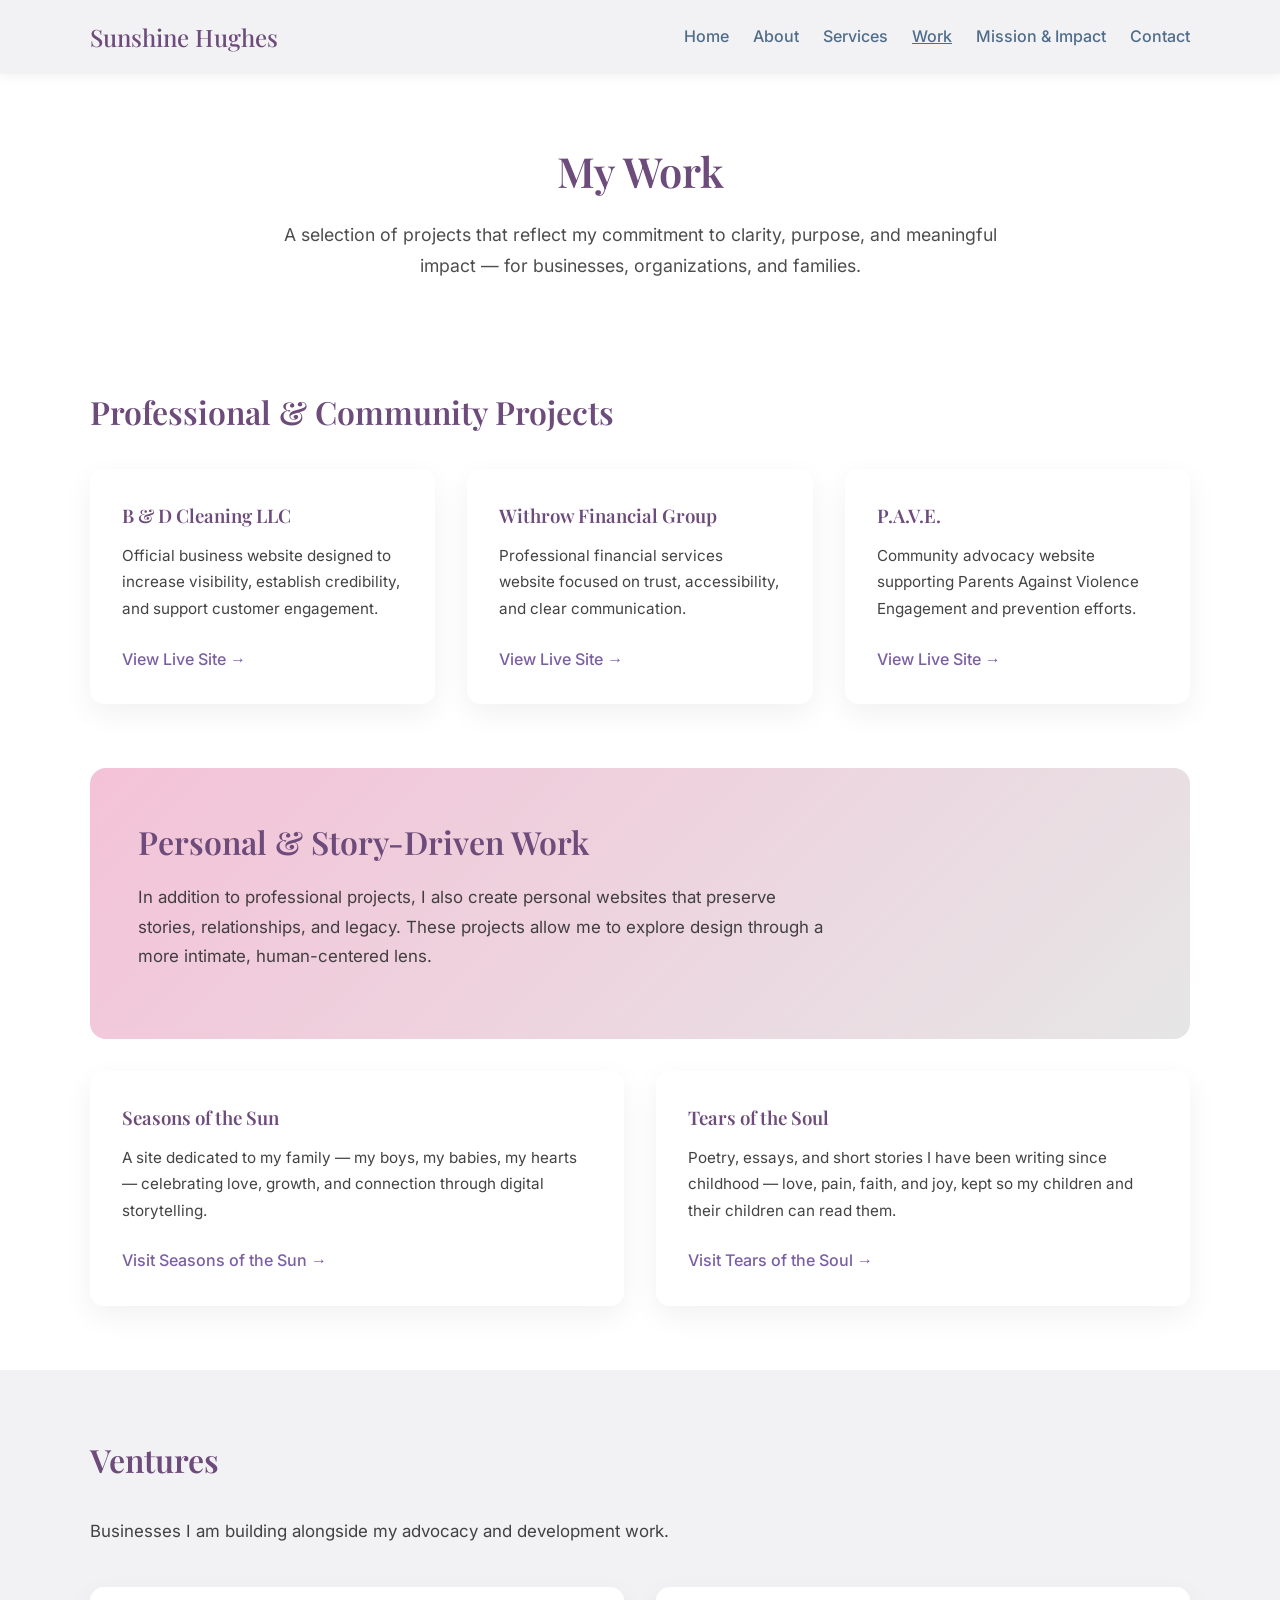
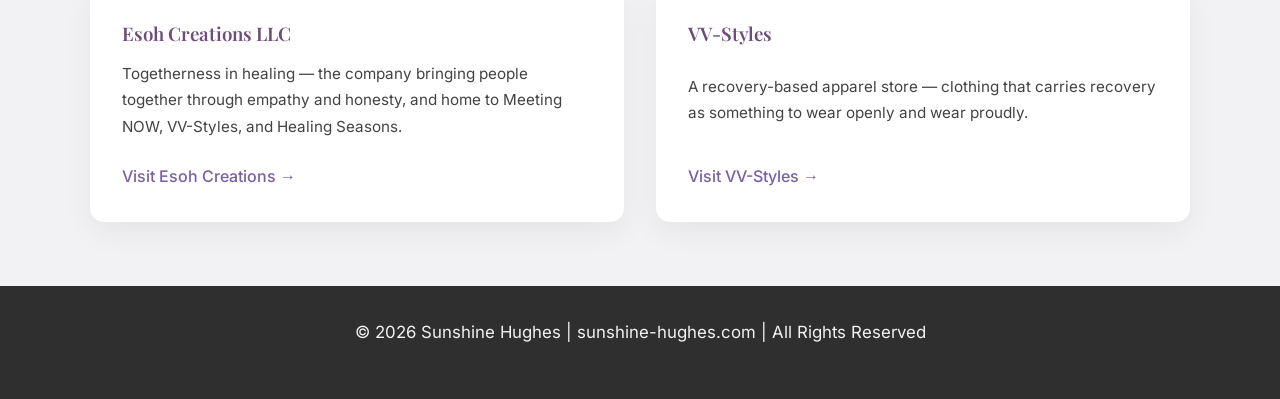
<file: work.html>
<!DOCTYPE html>
<html lang="en">

<head>
	<meta charset="UTF-8">
	<meta name="viewport" content="width=device-width, initial-scale=1.0">
	<title>Work | Sunshine Hughes</title>
	<meta name="description" content="Websites and community projects by Sunshine Hughes — including B & D Cleaning, Withrow Financial Group, and P.A.V.E. — alongside personal, story-driven work.">
	<meta name="author" content="Sunshine Hughes">
	<meta name="keywords" content="Sunshine, Hughes, business, work, portfolio">
	<link rel="stylesheet" href="style.css?v=2026-08-07" media="screen">
	<link rel="icon" href="/icons/favicon.ico" sizes="any">
	<link rel="apple-touch-icon" sizes="180x180" href="/icons/apple-touch-icon.png">
	<link rel="icon" type="image/png" sizes="32x32" href="/icons/favicon-32x32.png">
	<link rel="icon" type="image/png" sizes="16x16" href="/icons/favicon-16x16.png">
	<link rel="icon" type="image/png" sizes="192x192" href="/icons/android-chrome-192x192.png">
	<link rel="icon" type="image/png" sizes="512x512" href="/icons/android-chrome-512x512.png">
	<link rel="manifest" href="/site.webmanifest">
	<link rel="canonical" href="https://sunshine-hughes.com/work.html">
	<meta property="og:type" content="website">
	<meta property="og:site_name" content="Sunshine Hughes">
	<meta property="og:title" content="Work by Sunshine Hughes">
	<meta property="og:description" content="Websites and community projects by Sunshine Hughes — including B & D Cleaning, Withrow Financial Group, and P.A.V.E. — alongside personal, story-driven work.">
	<meta property="og:url" content="https://sunshine-hughes.com/work.html">
	<meta property="og:image" content="https://sunshine-hughes.com/icons/android-chrome-512x512.png">
	<meta name="twitter:card" content="summary">
	<link rel="stylesheet" href="fonts.css?v=2026-08-07">

</head>

<body class="work-page">

	<a class="skip-link" href="#main">Skip to main content</a>

	<header class="main-nav">
		<div class="container nav">
			<a class="site-title" href="index.html">Sunshine Hughes</a>
			<nav aria-label="Main">
				<ul>
					<li><a href="index.html">Home</a></li>
					<li><a href="about.html">About</a></li>
					<li><a href="services.html">Services</a></li>
					<li><a href="work.html" class="active">Work</a></li>
					<li><a href="mission.html">Mission &amp; Impact</a></li>
					<li><a href="contact.html">Contact</a></li>
				</ul>
			</nav>
		</div>
	</header>

	<main id="main">

	<section class="page-intro">
		<div class="container">
			<h1>My Work</h1>
			<p>A selection of projects that reflect my commitment to clarity, purpose, and meaningful impact — for
				businesses, organizations, and families.</p>
		</div>
	</section>


	<section>
		<div class="container">
			<h2>Professional &amp; Community Projects</h2>
			<div class="work-grid">
				<div class="work-card">
					<h3>B &amp; D Cleaning LLC</h3>
					<p>Official business website designed to increase visibility, establish credibility, and support
						customer engagement.</p>
					<a href="https://bdcleaningllc502.com" target="_blank" rel="noopener noreferrer">View Live Site →</a>
				</div>


				<div class="work-card">
					<h3>Withrow Financial Group</h3>
					<p>Professional financial services website focused on trust, accessibility, and clear communication.
					</p>
					<a href="https://withrowfinancialgroup.info" target="_blank" rel="noopener noreferrer">View Live Site →</a>
				</div>


				<div class="work-card">
					<h3>P.A.V.E.</h3>
					<p>Community advocacy website supporting Parents Against Violence Engagement and prevention efforts.
					</p>
					<a href="https://pave502.netlify.app" target="_blank" rel="noopener noreferrer">View Live Site →</a>
				</div>
			</div>


			<div class="personal-note">
				<h2>Personal &amp; Story-Driven Work</h2>
				<p>
					In addition to professional projects, I also create personal websites that preserve stories,
					relationships, and legacy. These projects allow me to explore design through a more intimate,
					human-centered lens.
				</p>
			</div>

			<div class="work-grid">
				<div class="work-card">
					<h3>Seasons of the Sun</h3>
					<p>
						A site dedicated to my family — my boys, my babies, my hearts — celebrating love,
						growth, and connection through digital storytelling.
					</p>
					<a href="https://www.seasonsofthesun.com" target="_blank" rel="noopener noreferrer">Visit
						Seasons of the Sun →</a>
				</div>

				<div class="work-card">
					<h3>Tears of the Soul</h3>
					<p>
						Poetry, essays, and short stories I have been writing since childhood — love, pain,
						faith, and joy, kept so my children and their children can read them.
					</p>
					<a href="https://tearsofthesoul.com" target="_blank" rel="noopener noreferrer">Visit Tears
						of the Soul →</a>
				</div>
			</div>
		</div>
	</section>


	<section class="ventures">
		<div class="container">
			<h2>Ventures</h2>
			<p class="section-lead">
				Businesses I am building alongside my advocacy and development work.
			</p>

			<div class="work-grid">
				<div class="work-card">
					<h3>Esoh Creations LLC</h3>
					<p>
						Togetherness in healing — the company bringing people together through empathy and
						honesty, and home to Meeting NOW, VV-Styles, and Healing Seasons.
					</p>
					<a href="https://esohcreations.com" target="_blank" rel="noopener noreferrer">Visit Esoh
						Creations →</a>
				</div>

				<div class="work-card">
					<h3>VV-Styles</h3>
					<p>
						A recovery-based apparel store — clothing that carries recovery as something to wear
						openly and wear proudly.
					</p>
					<a href="https://vv-styles.com" target="_blank" rel="noopener noreferrer">Visit VV-Styles
						→</a>
				</div>
			</div>
		</div>
	</section>


	</main>

	<footer>
		<p>&copy; 2026 Sunshine Hughes | sunshine-hughes.com | All Rights Reserved</p>
	</footer>


<!-- Cloudflare Web Analytics --><script type='module' src='https://static.cloudflareinsights.com/beacon.min.js' data-cf-beacon='{"token": "c4fe48504b8a44fd85e628ca868a82c8"}'></script><!-- End Cloudflare Web Analytics -->
</body>

</html>
</file>
<file: fonts.css>
/* Self-hosted Latin subsets of Playfair Display and Inter.
   Generated from Google Fonts; no request leaves the visitor's browser
   for a third party. Regenerate with scratchpad/fetch-fonts.py. */

@font-face {
  font-family: 'Playfair Display';
  font-style: normal;
  font-weight: 500;
  font-display: swap;
  src: url(fonts/PlayfairDisplay-latin-ext.woff2) format('woff2');
  unicode-range: U+0100-02BA, U+02BD-02C5, U+02C7-02CC, U+02CE-02D7, U+02DD-02FF, U+0304, U+0308, U+0329, U+1D00-1DBF, U+1E00-1E9F, U+1EF2-1EFF, U+2020, U+20A0-20AB, U+20AD-20C0, U+2113, U+2C60-2C7F, U+A720-A7FF;
}

@font-face {
  font-family: 'Playfair Display';
  font-style: normal;
  font-weight: 500;
  font-display: swap;
  src: url(fonts/PlayfairDisplay-latin.woff2) format('woff2');
  unicode-range: U+0000-00FF, U+0131, U+0152-0153, U+02BB-02BC, U+02C6, U+02DA, U+02DC, U+0304, U+0308, U+0329, U+2000-206F, U+20AC, U+2122, U+2191, U+2193, U+2212, U+2215, U+FEFF, U+FFFD;
}

@font-face {
  font-family: 'Playfair Display';
  font-style: normal;
  font-weight: 600;
  font-display: swap;
  src: url(fonts/PlayfairDisplay-latin-ext.woff2) format('woff2');
  unicode-range: U+0100-02BA, U+02BD-02C5, U+02C7-02CC, U+02CE-02D7, U+02DD-02FF, U+0304, U+0308, U+0329, U+1D00-1DBF, U+1E00-1E9F, U+1EF2-1EFF, U+2020, U+20A0-20AB, U+20AD-20C0, U+2113, U+2C60-2C7F, U+A720-A7FF;
}

@font-face {
  font-family: 'Playfair Display';
  font-style: normal;
  font-weight: 600;
  font-display: swap;
  src: url(fonts/PlayfairDisplay-latin.woff2) format('woff2');
  unicode-range: U+0000-00FF, U+0131, U+0152-0153, U+02BB-02BC, U+02C6, U+02DA, U+02DC, U+0304, U+0308, U+0329, U+2000-206F, U+20AC, U+2122, U+2191, U+2193, U+2212, U+2215, U+FEFF, U+FFFD;
}

@font-face {
  font-family: 'Inter';
  font-style: normal;
  font-weight: 300;
  font-display: swap;
  src: url(fonts/Inter-latin-ext.woff2) format('woff2');
  unicode-range: U+0100-02BA, U+02BD-02C5, U+02C7-02CC, U+02CE-02D7, U+02DD-02FF, U+0304, U+0308, U+0329, U+1D00-1DBF, U+1E00-1E9F, U+1EF2-1EFF, U+2020, U+20A0-20AB, U+20AD-20C0, U+2113, U+2C60-2C7F, U+A720-A7FF;
}

@font-face {
  font-family: 'Inter';
  font-style: normal;
  font-weight: 300;
  font-display: swap;
  src: url(fonts/Inter-latin.woff2) format('woff2');
  unicode-range: U+0000-00FF, U+0131, U+0152-0153, U+02BB-02BC, U+02C6, U+02DA, U+02DC, U+0304, U+0308, U+0329, U+2000-206F, U+20AC, U+2122, U+2191, U+2193, U+2212, U+2215, U+FEFF, U+FFFD;
}

@font-face {
  font-family: 'Inter';
  font-style: normal;
  font-weight: 400;
  font-display: swap;
  src: url(fonts/Inter-latin-ext.woff2) format('woff2');
  unicode-range: U+0100-02BA, U+02BD-02C5, U+02C7-02CC, U+02CE-02D7, U+02DD-02FF, U+0304, U+0308, U+0329, U+1D00-1DBF, U+1E00-1E9F, U+1EF2-1EFF, U+2020, U+20A0-20AB, U+20AD-20C0, U+2113, U+2C60-2C7F, U+A720-A7FF;
}

@font-face {
  font-family: 'Inter';
  font-style: normal;
  font-weight: 400;
  font-display: swap;
  src: url(fonts/Inter-latin.woff2) format('woff2');
  unicode-range: U+0000-00FF, U+0131, U+0152-0153, U+02BB-02BC, U+02C6, U+02DA, U+02DC, U+0304, U+0308, U+0329, U+2000-206F, U+20AC, U+2122, U+2191, U+2193, U+2212, U+2215, U+FEFF, U+FFFD;
}

@font-face {
  font-family: 'Inter';
  font-style: normal;
  font-weight: 500;
  font-display: swap;
  src: url(fonts/Inter-latin-ext.woff2) format('woff2');
  unicode-range: U+0100-02BA, U+02BD-02C5, U+02C7-02CC, U+02CE-02D7, U+02DD-02FF, U+0304, U+0308, U+0329, U+1D00-1DBF, U+1E00-1E9F, U+1EF2-1EFF, U+2020, U+20A0-20AB, U+20AD-20C0, U+2113, U+2C60-2C7F, U+A720-A7FF;
}

@font-face {
  font-family: 'Inter';
  font-style: normal;
  font-weight: 500;
  font-display: swap;
  src: url(fonts/Inter-latin.woff2) format('woff2');
  unicode-range: U+0000-00FF, U+0131, U+0152-0153, U+02BB-02BC, U+02C6, U+02DA, U+02DC, U+0304, U+0308, U+0329, U+2000-206F, U+20AC, U+2122, U+2191, U+2193, U+2212, U+2215, U+FEFF, U+FFFD;
}
</file>
<file: style.css>
/* =================
CSS RESET & VARIABLES
================= */

*, *::before, *::after {
	box-sizing: border-box;
	margin: 0;
	padding: 0;
}

:root {
	--blush-pink: #f3c7d9;
	--soft-plum: #6d4b7a;
	--slate-blue: #4f6d8a;
	--soft-silver: #f2f2f4;
	--charcoal: #2f2f2f;
	--white: #ffffff;
	--pink: #f4c2d7;
	--purple: #7b5fa3;
	--blue: #4a6fa5;
	--silver: #e6e6e6;
	--cream: #faf7f3;
	--deep-plum: #5a3c6e;
	--soft-cream: #f7f7f7;
}

body {
	font-family: 'Inter', sans-serif;
	color: var(--charcoal);
	background-color: var(--white);
	font-size: 1rem;
	line-height: 1.6;
}

h1, h2, h3 {
	font-family: 'Playfair Display', serif;
	color: var(--soft-plum);
}

a {
	text-decoration: none;
	color: inherit;
}

p {
  font-size: 1.05rem;
  line-height: 1.75;
  margin-bottom: 1.2rem;
}

img {
	max-width: 100%;
	display: block;
}

/* Keyboard users need to see where they are. :focus-visible keeps the ring
   off mouse clicks, so this costs the pointer experience nothing. */
a:focus-visible,
button:focus-visible,
input:focus-visible,
textarea:focus-visible,
[tabindex]:focus-visible {
	outline: 3px solid var(--deep-plum);
	outline-offset: 3px;
	border-radius: 2px;
}

/* Sits off-screen until tabbed to, so keyboard and screen-reader users can
   jump the nav instead of walking it on every page. */
.skip-link {
	/* Fixed rather than absolute: with a sticky header the link has to be
	   reachable from wherever the reader already is, not only at the top
	   of the document. */
	position: fixed;
	left: -9999px;
	top: 0;
	z-index: 100;
	padding: 0.75rem 1.25rem;
	background: var(--deep-plum);
	color: var(--white);
	font-weight: 500;
	border-radius: 0 0 8px 0;
}

.skip-link:focus {
	left: 0;
}

/* ================
GLOBAL LAYOUT
================ */

.container {
	width: 90%;
	max-width: 1200px;
	margin: 0 auto;
}

section {
	padding:  4rem 0;
}


/* ====================
HEADER / NAVIGATION 
==================== */

header {
	background: var(--soft-silver);
	padding: 1.5rem 0;
}

/* =====================
MAIN NAVIGATION 
=================== */

/* The nav follows the reader down the page. It needs its own opaque
   background because content now scrolls underneath it. */
.main-nav {
	padding: 1.5rem 0;
	position: sticky;
	top: 0;
	z-index: 50;
	background: var(--soft-silver);
	/* A soft edge so the bar reads as a layer above the page it covers. */
	box-shadow: 0 2px 12px rgba(0, 0, 0, 0.06);
}

/* In-page jumps (the skip link, any #anchor) would otherwise land with
   their target hidden behind the sticky bar. */
html {
	scroll-padding-top: 7rem;
}

.main-nav .nav {
	display: flex;
	justify-content: space-between;
	align-items: center;
	padding: 0;
	height: auto;
}

/* The site name used to be an <h2>, which put a heading above the page's
   <h1> on every page. It is a link now; these rules keep its old look. */
.main-nav .nav .site-title {
	margin: 0;
	line-height: 1;
	font-size: 1.5rem;
	font-family: 'Playfair Display', serif;
	color: var(--soft-plum);
	font-weight: 500;
}

.main-nav .nav ul {
	display: flex;
	gap: 1.5rem;
	list-style: none;
}

.main-nav .nav a {
	font-weight: 500;
	color: var(--slate-blue);
	text-decoration: none;
}

.main-nav .nav a:hover {
	text-decoration: underline;
}

.main-nav .nav a.active {
	text-decoration: underline;
}

/* =====================
HERO SECTION
===================== */
.hero {
	background: linear-gradient(to right, var(--white), var(--soft-silver));
}

.hero-content {
	display: grid;
	grid-template-columns: 1.2fr 0.8fr;
	gap: 3rem;
	align-items: center;
}

.hero h1 {
	font-size: 3rem;
	margin-bottom: 1rem;
}

.hero p {
	font-size: 1.1rem;
	margin-bottom: 2rem;
}

.hero-buttons a {
	display: inline-block;
	margin-right: 1rem;
	padding: 0.75rem 1.5rem;
	border-radius: 30px;
	font-weight: 500;
}

.btn-primary {
	background: var(--soft-plum);
	color: var(--white);
}

.btn-secondary {
	border: 2px solid var(--soft-plum);
	color: var(--soft-plum);
}

/* ===================
CREDIBILITY SNAPSHOT
================== */

.credibility {
	background: var(--soft-silver);
}

/* The reset at the top zeroes every heading margin, so these section
   headings were sitting flush against the grids underneath them. */
.credibility h2,
.services h2,
.ventures h2 {
	margin-bottom: 2rem;
}

.card-grid {
	display: grid;
	grid-template-columns: repeat(auto-fit, minmax(220px, 1fr));
	gap: 2rem;
}

.card {
	background: var(--white);
	padding:  2rem;
	border-radius: 16px;
	text-align: center;
	box-shadow: 0 8px 20px rgba(0, 0, 0,0.05);
}

.card h3 {
	margin-bottom: 0.5rem;
}

/* ================
SERVICES OVERVIEW
================== */
.services .card {
	text-align: left;
}

/* ===================
MISSION PREVIEW 
=================== */

.mission-preview {
	background: var(--blush-pink);
}

.mission-preview p {
	max-width: 800px;
	font-size: 1.1rem;
}

/* =================
PORTFOLIO PREVIEW 
=================== */

.portfolio-grid {
	display: grid;
	grid-template-columns: repeat(auto-fit, minmax(280px, 1fr));
	gap: 2rem;
}

.portfolio-grid a {
text-decoration: none;
font-weight: 500;
color: var(--purple);
align-self: flex-start;
}


.portfolio-grid a:hover {
text-decoration: underline;
}

/* ================
COLLABORATION INVITE 
=================== */
.collaboration {
	background: var(--slate-blue);
	color: var(--white);
	text-align: center;
}
.collaboration h2 {
	color: var(--white);
	margin-bottom: 1rem;
}

/* ================
FOOTER
================== */


footer {
	background: var(--charcoal);
	color: var(--soft-silver);
	padding: 2rem 0;
	text-align: center;
}


/* =========================
   ABOUT PAGE STYLES
========================= */

.about-page .page-intro {
	padding: 4rem 1rem 2.5rem;
	text-align: center;
}

.about-page .page-intro h1 {
	font-size: 2.5rem;
	margin-bottom: 1rem;
}

.about-page .page-intro p {
	max-width: 800px;
	margin: 0 auto;
	font-size: 1.1rem;
	color: var(--charcoal);
}


/* MAIN CONTENT */

.about-page .about-content {
	padding: 3rem 1rem;
}

.about-page .about-content .container {
	max-width: 900px;
}

.about-page .about-text {
	margin-bottom: 3rem;
}

.about-page .about-text h2 {
	font-size: 1.6rem;
	margin-bottom: 0.8rem;
	color: var(--deep-plum);
}

.about-page .about-text p {
	font-size: 1rem;
	line-height: 1.7;
	margin-bottom: 1rem;
}


/* VALUES SECTION */

.about-page .about-values {
	background: var(--soft-cream);
	padding: 3.5rem 1rem;
	margin-top: 2rem;
}

.about-page .about-values .container {
	display: grid;
	grid-template-columns: repeat(auto-fit, minmax(240px, 1fr));
	gap: 2rem;
}

.about-page .value-card {
	background: #ffffff;
	padding: 2rem;
	border-radius: 16px;
	box-shadow: 0 8px 24px rgba(0, 0, 0, 0.05);
	text-align: center;
}

.about-page .value-card h3 {
	color: var(--slate-blue);
	margin-bottom: 0.5rem;
	font-size: 1.1rem;
}

.about-page .value-card p {
	font-size: 0.9rem;
	line-height: 1.5;
}


/* =========================
   ABOUT PAGE MEDIA
========================= */

.about-page .about-media {
	margin: 3rem 0;
	display: flex;
	justify-content: center;
}

.about-page .about-media.portrait img {
	max-width: 320px;
	height: auto;
	object-fit: contain;
	box-shadow: none;
}

.about-page .image-placeholder {
	width: 100%;
	max-width: 420px;
	background: linear-gradient(
		135deg,
		var(--soft-pink),
		var(--soft-cream)
	);
	border-radius: 20px;
	padding: 4rem 1rem;
	text-align: center;
	font-size: 0.9rem;
	color: var(--charcoal);
	opacity: 0.85;
}

/* Size Variations */

.about-page .portrait .image-placeholder {
	aspect-ratio: 4 / 5;
}

.about-page .landscape .image-placeholder {
	max-width: 680px;
	aspect-ratio: 16 / 9;
}

.about-page .square .image-placeholder {
	max-width: 360px;
	aspect-ratio: 1 / 1;
}


/* Split Layout (Text + Image) */

.about-page .about-split {
	display: grid;
	grid-template-columns: repeat(auto-fit, minmax(300px, 1fr));
	gap: 2.5rem;
	align-items: center;
	margin: 3rem 0;
}

.about-page .about-media img {
	width: 100%;
	height: 100%;
	object-fit: cover;
	border-radius: 20px;
	box-shadow: 0 12px 30px rgba(0, 0, 0, 0.08);
}

/* ==================
WORK PAGE STYLES
================== */

.work-page body {
font-family: 'Inter', sans-serif;
background-color: var(--cream);
color: var(--charcoal);
line-height: 1.7;
}


.work-page .page-intro {
padding: 4rem 1rem 2.5rem;
text-align: center;
}


.work-page .page-intro h1 {
font-size: 2.6rem;
margin-bottom: 1rem;
}


.work-page .page-intro p {
max-width: 720px;
margin: 0 auto;
font-size: 1.1rem;
opacity: 0.85;
}


.work-page section {
padding: 4rem 1.5rem;
}


.work-page .container {
max-width: 1100px;
margin: 0 auto;
}


.work-page h2 {
font-family: 'Playfair Display', serif;
font-size: 2rem;
margin-bottom: 2rem;
}


.work-grid {
display: grid;
grid-template-columns: repeat(auto-fit, minmax(280px, 1fr));
gap: 2rem;
}


.work-card {
background: white;
border-radius: 14px;
padding: 2rem;
box-shadow: 0 10px 30px rgba(0,0,0,0.06);
display: flex;
flex-direction: column;
justify-content: space-between;
}


.work-card h3 {
font-family: 'Playfair Display', serif;
margin-bottom: 0.75rem;
}


.work-card p {
font-size: 0.95rem;
margin-bottom: 1.5rem;
opacity: 0.9;
}


.work-card a {
text-decoration: none;
font-weight: 500;
color: var(--purple);
align-self: flex-start;
}


.work-card a:hover {
text-decoration: underline;
}


.personal-note {
margin-top: 4rem;
background: linear-gradient(135deg, var(--pink), var(--silver));
padding: 3rem;
border-radius: 16px;
}


.personal-note h2 {
font-family: 'Playfair Display', serif;
margin-bottom: 1rem;
}


.personal-note p {
margin-top: 1rem;
max-width: 700px;
opacity: 0.9;
}


/* The personal sites sit in a normal card grid below the gradient panel,
   so they read as siblings of the professional work above them. */
.personal-note + .work-grid {
	margin-top: 2rem;
}


/* ===================
VENTURES
=================== */

.ventures {
	background: var(--soft-silver);
}

.ventures .section-lead {
	max-width: 700px;
	margin-bottom: 2.5rem;
	opacity: 0.9;
}



/* =========================
   SERVICES PAGE STYLES
========================= */

.services-page .page-intro {
	padding: 4rem 1rem 2.5rem;
	text-align: center;
}

.services-page .page-intro h1 {
	font-size: 2.5rem;
	margin-bottom: 1rem;
}

.services-page .page-intro p {
	max-width: 800px;
	margin: 0 auto;
	font-size: 1.1rem;
	color: var(--charcoal);
}


/* SERVICES LIST */

.services-page .services-list {
	padding: 3rem 1rem 4rem;
}

.services-page .services-list .container {
	display: grid;
	grid-template-columns: repeat(auto-fit, minmax(280px, 1fr));
	gap: 2rem;
}


/* SERVICE CARD */

.services-page .service-card {
	background: var(--soft-cream);
	padding: 2rem;
	border-radius: 16px;
	box-shadow: 0 10px 30px rgba(0, 0, 0, 0.06);
	transition: transform 0.3s ease, box-shadow 0.3s ease;
}

.services-page .service-card:hover {
	transform: translateY(-6px);
	box-shadow: 0 18px 40px rgba(0, 0, 0, 0.1);
}

.services-page .service-card h2 {
	font-size: 1.4rem;
	margin-bottom: 0.3rem;
	color: var(--deep-plum);
}

.services-page .service-subtitle {
	font-size: 0.9rem;
	font-weight: 600;
	color: var(--slate-blue);
	margin-bottom: 1rem;
}

.services-page .service-card p {
	font-size: 0.95rem;
	line-height: 1.6;
	margin-bottom: 1rem;
}

.services-page .service-card ul {
	padding-left: 1.2rem;
}

.services-page .service-card li {
	margin-bottom: 0.5rem;
	font-size: 0.9rem;
}

/* =========================
   MISSION & IMPACT PAGE
========================= */

.mission-page .page-intro {
  padding: 4rem 1rem 2.5rem;
  text-align: center;
}

.mission-page .page-intro h1 {
  font-size: 2.5rem;
  margin-bottom: 1rem;
}

.mission-page .page-intro p {
  max-width: 800px;
  margin: 0 auto;
  font-size: 1.1rem;
  color: var(--charcoal);
}


/* SECTION SPACING */

.mission-page section {
  padding: 4rem 0;
}


.mission-page h2 {
  font-size: 1.6rem;
  color: var(--deep-plum);
  margin-bottom: 1rem;
}


/* HOW I SERVE */

.mission-page .impact-list {
  margin-top: 1.5rem;
  padding-left: 1.2rem;
}

.mission-page .impact-list li {
  margin-bottom: 0.8rem;
  line-height: 1.6;
}


/* VALUES */

.mission-page .mission-values {
  background: var(--soft-cream);
  margin-top: 2rem;
}

.mission-page .values-grid {
  display: grid;
  grid-template-columns: repeat(auto-fit, minmax(240px, 1fr));
  gap: 2rem;
  margin-top: 2rem;
}

.mission-page .value-card {
  background: #ffffff;
  padding: 2rem;
  border-radius: 16px;
  box-shadow: 0 8px 24px rgba(0, 0, 0, 0.05);
  text-align: center;
}

.mission-page .value-card h3 {
  color: var(--slate-blue);
  margin-bottom: 0.5rem;
  font-size: 1.1rem;
}

.mission-page .value-card p {
  font-size: 0.9rem;
}

.mission-page .impact-flex {
  display: flex;
  align-items: center;
  gap: 3rem;
}

.mission-page .impact-section .impact-image {
	padding-right: 2rem;
}

.mission-page .impact-image {
	flex: 1;
	max-width: 400px;
}
.mission-page .impact-image img {
  width: 100%;
  height: auto;
  border-radius: 18px;
  box-shadow: 0 12px 30px rgba(0,0,0,0.08);
}

.mission-page .impact-text {
  flex: 2;
}

.mission-page .impact-section .impact-flex {
	flex-direction: row-reverse;
}

.mission-page .impact-list {
  margin-top: 1.5rem;
  padding-left: 1.5rem;
}

.mission-page .impact-list li {
  margin-bottom: 0.8rem;
  line-height: 1.6;
}

.mission-page .service-impact .impact-image {
	flex-direction: row;
	padding-left: 2rem;
}


/* =========================
   CONTACT PAGE STYLES
========================= */

.contact-page .page-intro {
	padding: 4rem 1rem 2.5rem;
	text-align: center;
}

.contact-page .page-intro h1 {
	font-size: 2.5rem;
	margin-bottom: 1rem;
}

.contact-page .page-intro p {
	max-width: 720px;
	margin: 0 auto;
	font-size: 1.1rem;
	color: var(--charcoal);
}

/* CONTACT SECTION */

.contact-page .contact-section {
	padding: 4rem 1rem;
}

.contact-page .contact-form {
	max-width: 600px;
	margin: 0 auto;
	background: var(--soft-cream);
	padding: 3rem;
	border-radius: 20px;
	box-shadow: 0 12px 30px rgba(0, 0, 0, 0.06);
}

/* FORM ELEMENTS */

.contact-page .form-group {
	display: flex;
	flex-direction: column;
	margin-bottom: 1.5rem;
}

.contact-page label {
	font-weight: 500;
	margin-bottom: 0.4rem;
	color: var(--deep-plum);
}

.contact-page input,
.contact-page textarea {
	padding: 0.7rem 0.8rem;
	border-radius: 8px;
	border: 1px solid #ccc;
	font-family: 'Inter', sans-serif;
	font-size: 1rem;
}

.contact-page input:focus,
.contact-page textarea:focus {
	outline: none;
	border-color: var(--soft-plum);
}

/* BUTTON */

.contact-page button {
	border: none;
	cursor: pointer;
	margin-top: 0.5rem;
}

/* HIDDEN (HONEYPOT) */

.contact-page .hidden {
	display: none;
}

.contact-page .contact-section {
  padding: 4rem 0;
}

.contact-page .contact-grid {
  display: grid;
  grid-template-columns: 1fr 1fr;
  gap: 3rem;
  align-items: start;
}

/* LEFT COPY */

.contact-page .contact-copy h2 {
  font-size: 1.6rem;
  color: var(--deep-plum);
  margin-bottom: 1rem;
}

.contact-page .contact-copy p {
  font-size: 1rem;
  line-height: 1.7;
  margin-bottom: 1rem;
  max-width: 500px;
}

.contact-page .contact-note {
  font-size: 0.9rem;
  opacity: 0.85;
  margin-top: 1.5rem;
}

/* FORM */

.contact-page form {
  background: var(--soft-cream);
  padding: 2.5rem;
  border-radius: 18px;
  box-shadow: 0 12px 30px rgba(0, 0, 0, 0.06);
}

.contact-page label {
  display: block;
  font-size: 0.9rem;
  margin-bottom: 1.2rem;
  color: var(--charcoal);
}

.contact-page input,
.contact-page textarea {
  width: 100%;
  padding: 0.6rem 0.7rem;
  margin-top: 0.4rem;
  border-radius: 8px;
  border: 1px solid #ccc;
  font-family: inherit;
  font-size: 0.95rem;
}

.contact-page textarea {
  resize: vertical;
}

.contact-page button {
  margin-top: 1rem;
  padding: 0.7rem 1.6rem;
  border-radius: 30px;
  border: none;
  background: var(--soft-plum);
  color: var(--white);
  font-size: 0.95rem;
  cursor: pointer;
}

.contact-page button:hover {
  opacity: 0.9;
}

/* =========================
	THANK YOU PAGE
	========================= */
	
	.thank-you-page .thank-you-section {
	padding: 5rem 0;
	text-align: center;
	}
	
	.thank-you-page .thank-you-content {
	max-width: 600px;
	margin: 0 auto;
	}
	
	.thank-you-page h1 {
	font-size: 2.4rem;
	margin-bottom: 1rem;
	}
	
	.thank-you-page p {
	font-size: 1.05rem;
	line-height: 1.7;
	margin-bottom: 1rem;
	}
	
	.thank-you-page .thank-you-note {
	font-size: 0.95rem;
	opacity: 0.85;
	margin-bottom: 2rem;
	}
	
	.thank-you-page .thank-you-icon {
	margin-bottom: 1.5rem;
	color: var(--soft-plum);
	}
	
	.thank-you-page .btn-primary {
	display: inline-block;
	padding: 0.7rem 1.8rem;
	border-radius: 30px;
	background: var(--soft-plum);
	color: var(--white);
	font-weight: 500;
	text-decoration: none;
	}
	
/* Responsive columns */
@media screen and (max-width: 768px) {
	/* The bar is sticky, so on a phone it has to stay shallow — the links
	   wrap to two rows and every extra pixel here is content lost. */
	.main-nav {
		padding: 0.6rem 0;
	}

	.main-nav .nav {
		flex-direction: column;
		align-items: center;
		gap: 0.5rem;
	}

	.main-nav .nav ul {
		flex-wrap:  wrap;
		justify-content: center;
		gap: 0.5rem 1rem;
	}

	.main-nav .nav .site-title {
		font-size: 1.3rem;
	}

	html {
		scroll-padding-top: 9rem;
	}


	.hero-content {
    	grid-template-columns: 1fr;
		text-align: center;
  	}

	.about-page .page-intro h1 {
		font-size: 2rem;
	}

	.about-page .about-text h2 {
		font-size: 1.4rem;
	}

	.about-page .about-content .container {
		padding: 0 0.5rem;
	}

	.services-page .page-intro h1 {
		font-size: 2rem;
	}

	.services-page .service-card {
		padding: 1.6rem;
	}

	.mission-page .impact-flex {
    	flex-direction: column;
    	text-align: center;
  	}

	.mission-page .impact-section .impact-flex {
		flex-direction: column;
	}

	.mission-page .impact-image {

		padding: 0;
		max-width: 100%;
	}

	.mission-page .impact-text {
    	width: 100%;
  	}

	.contact-page .contact-form {
		padding: 2rem 1.5rem;
	}

	.contact-page .contact-grid {
    grid-template-columns: 1fr;
  }

  .contact-page .contact-copy {
    text-align: center;
  }

  .contact-page .contact-copy p {
    margin-left: auto;
    margin-right: auto;
  }
}
</file>
